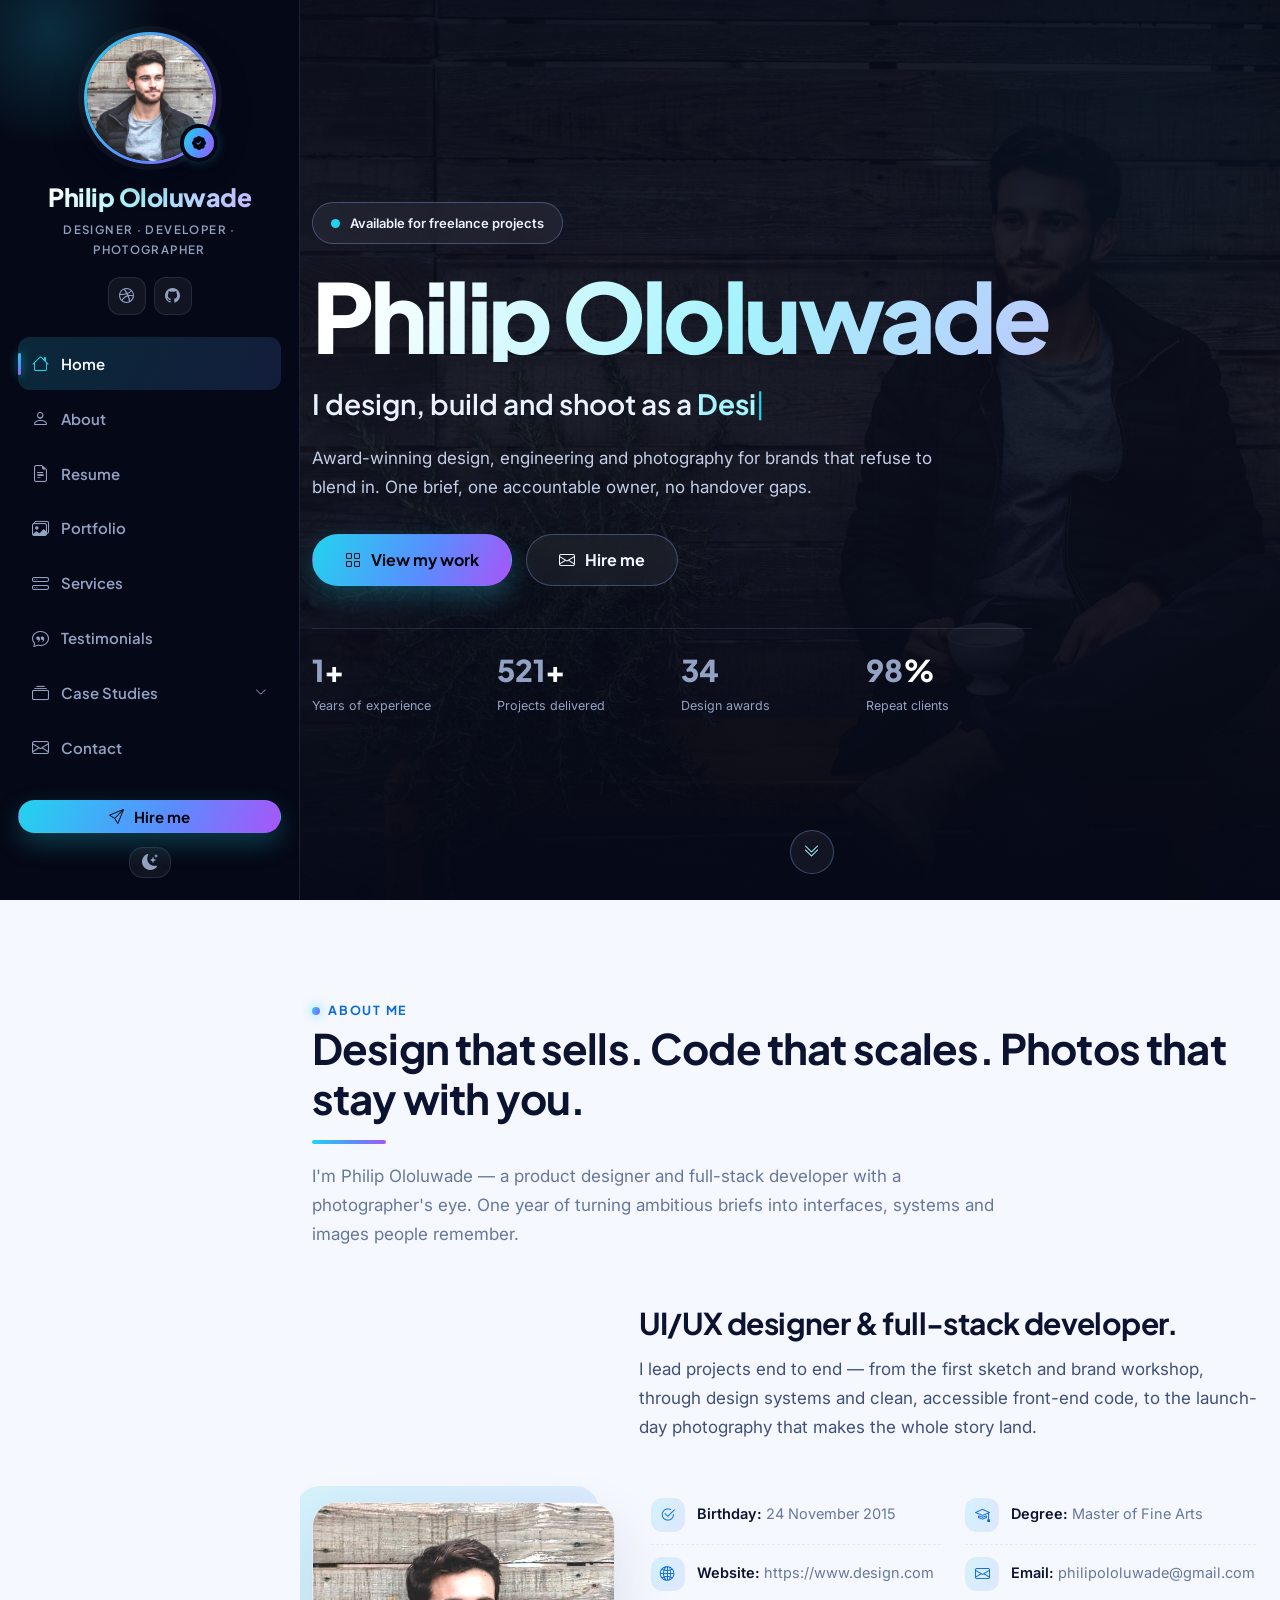
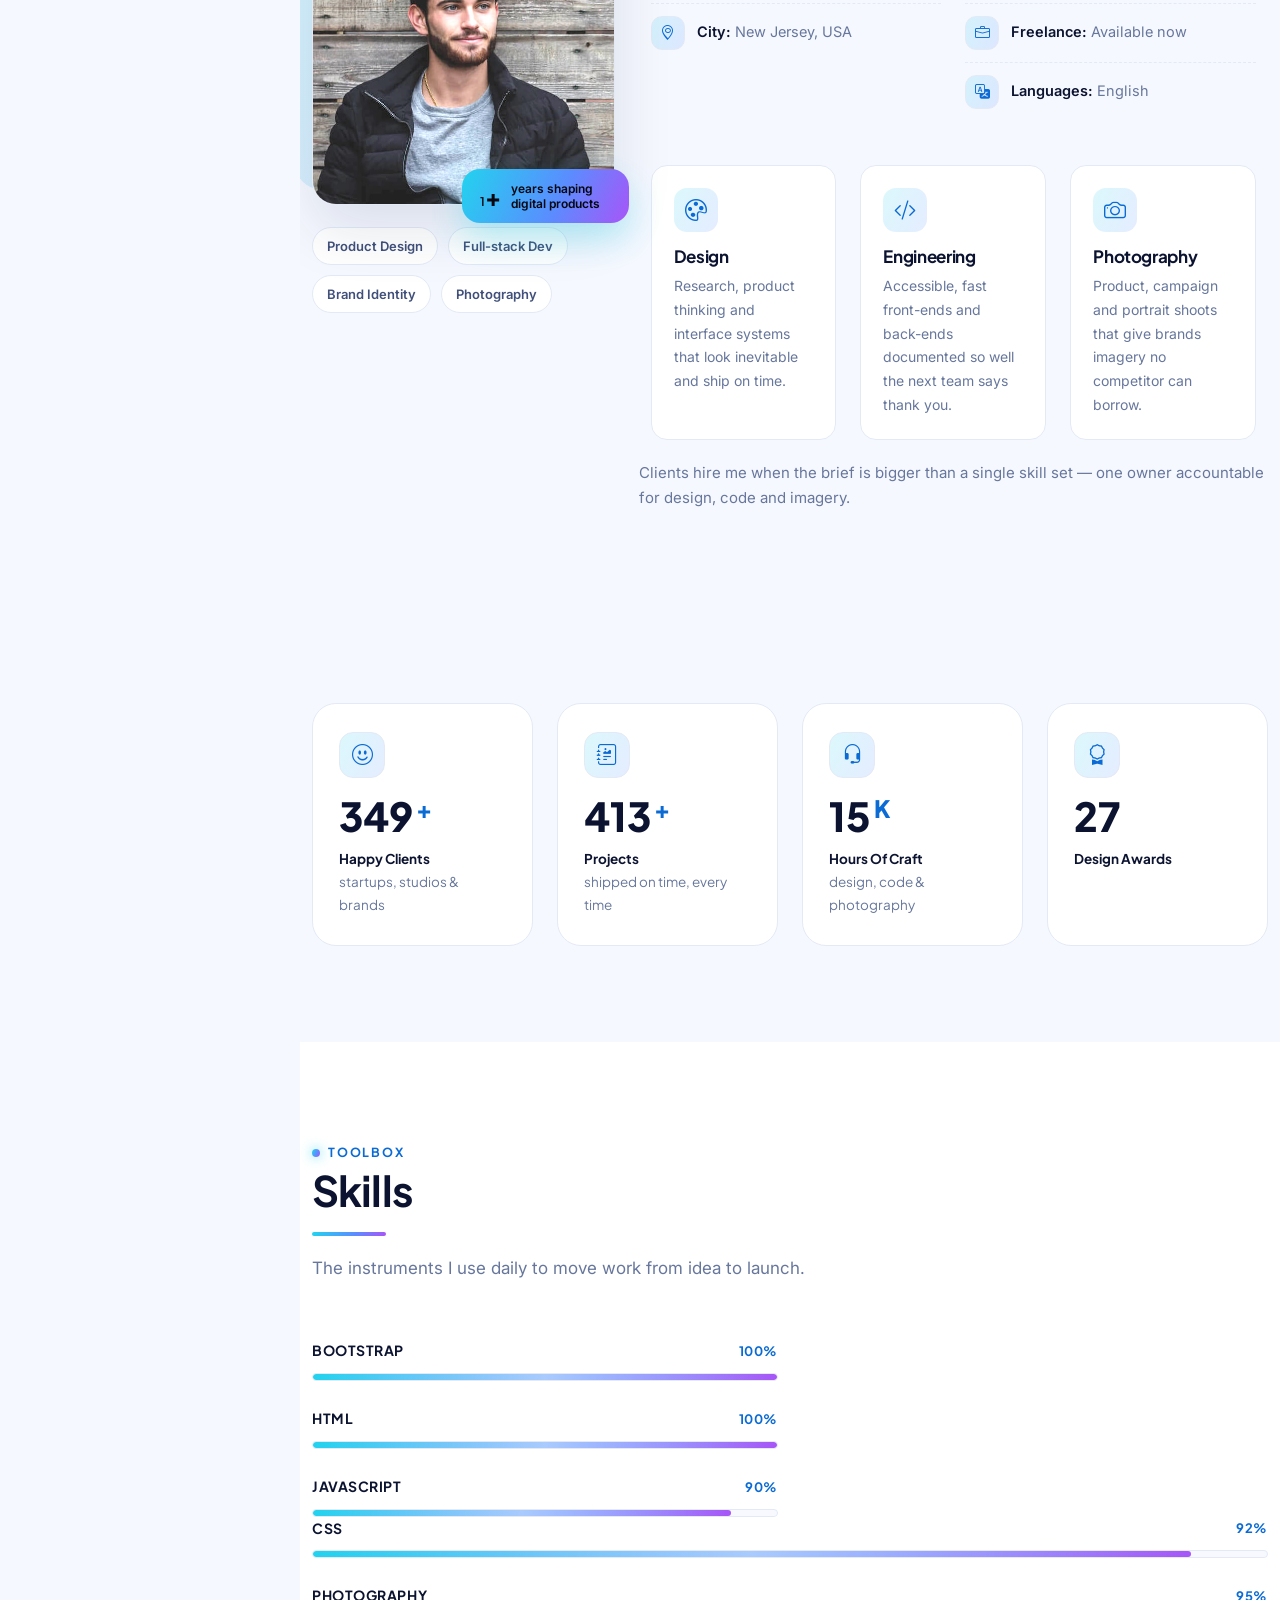
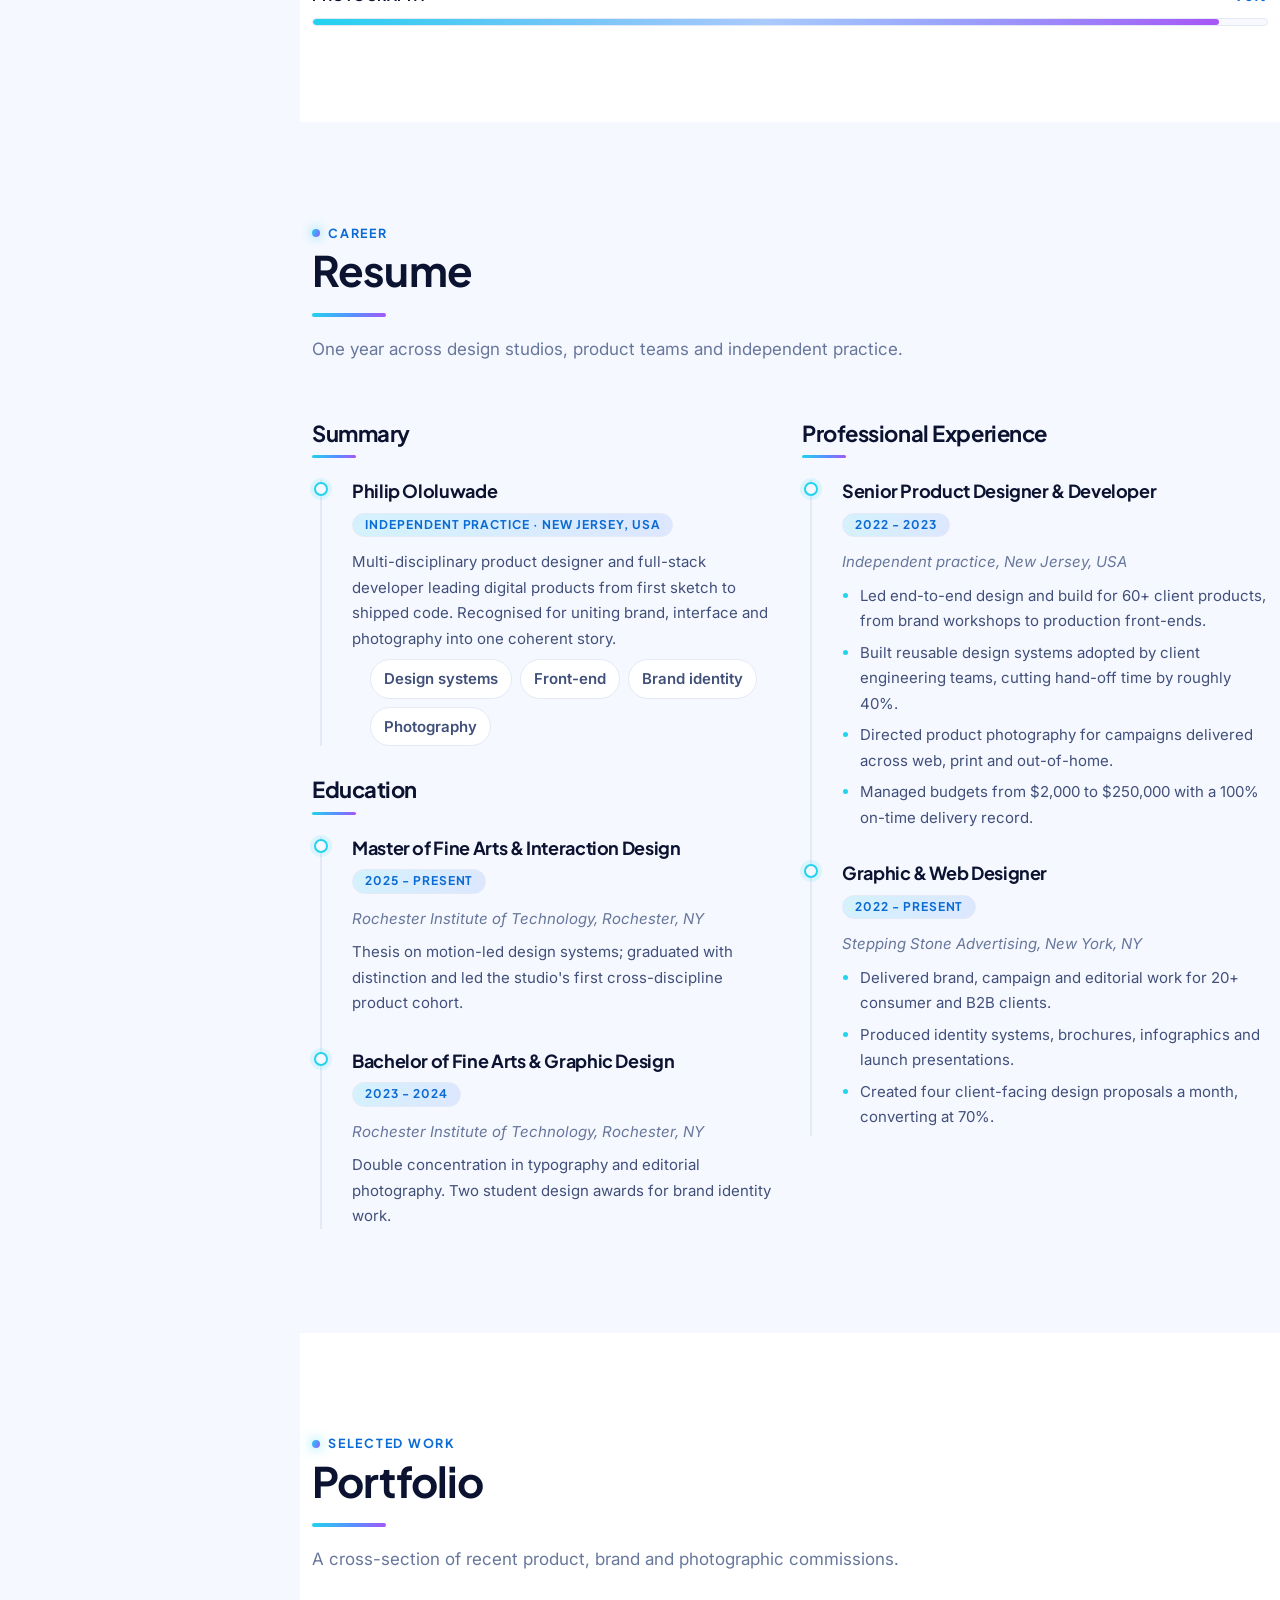
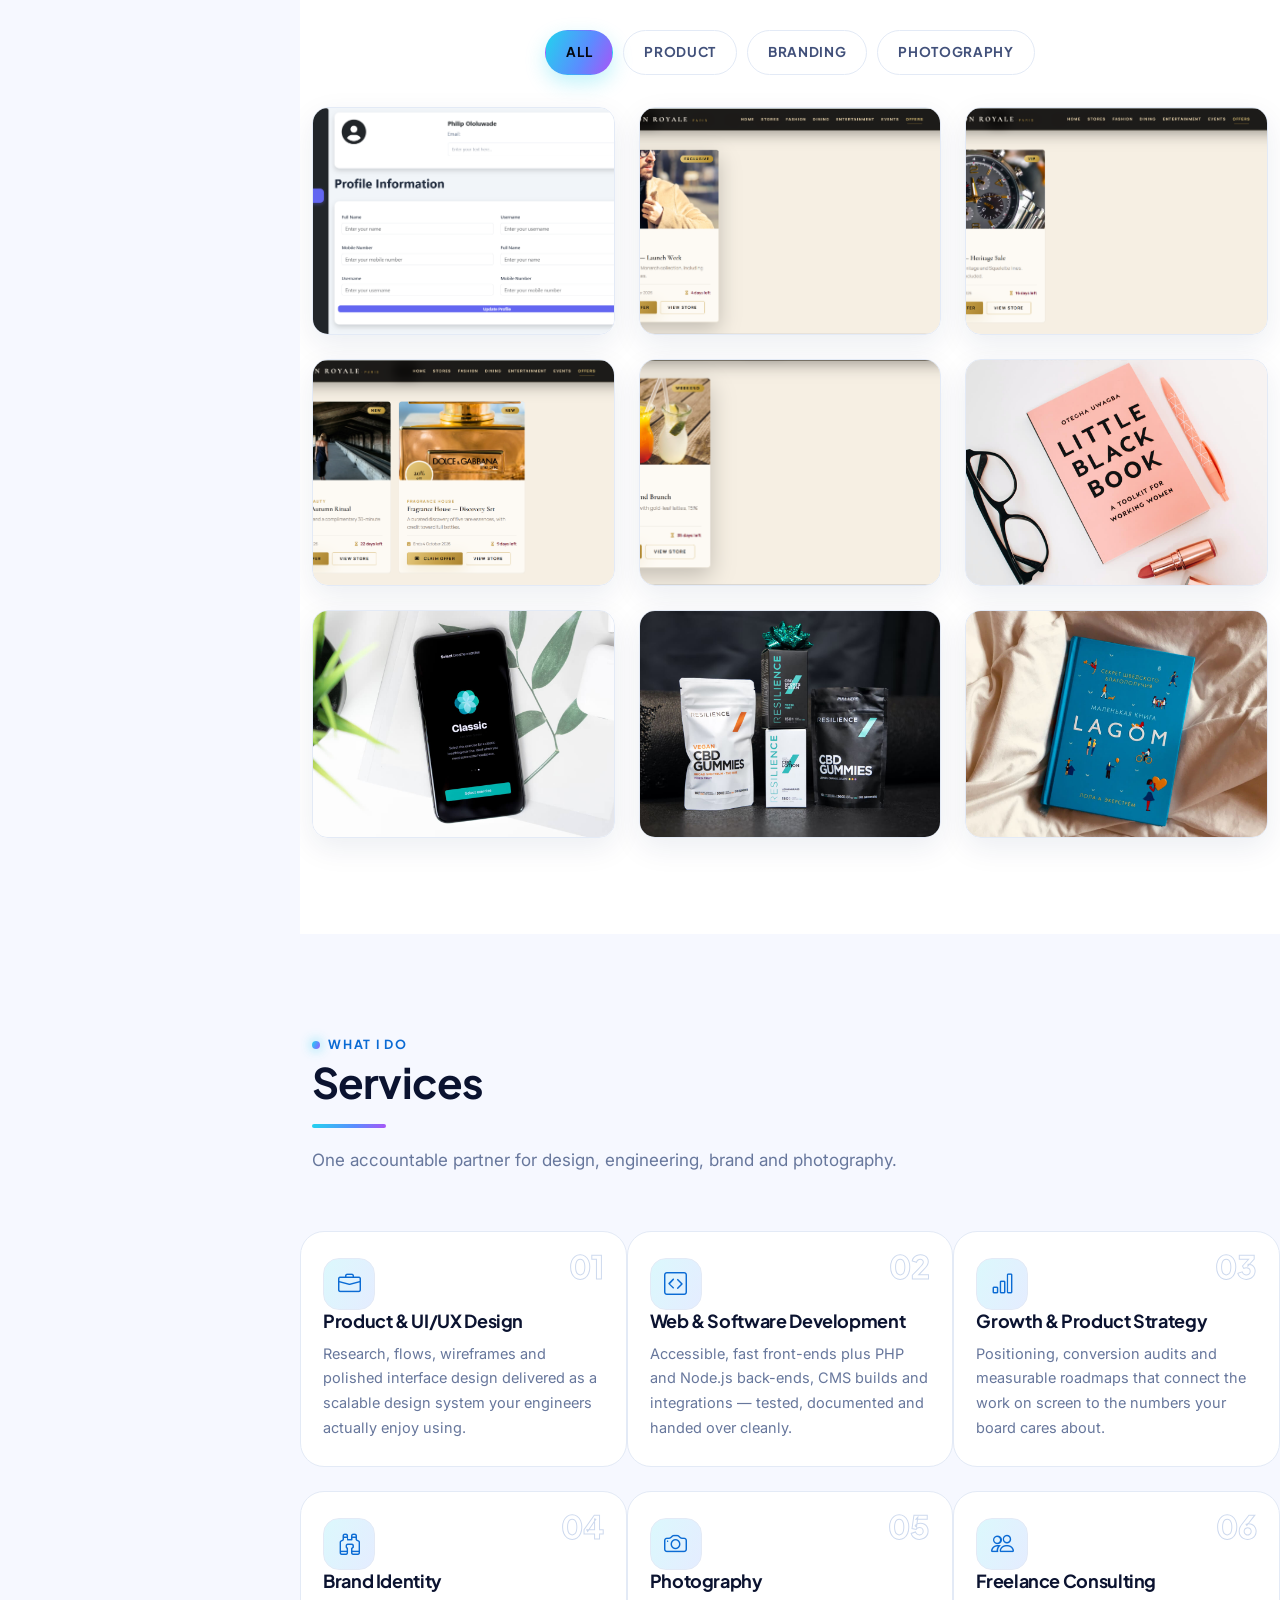
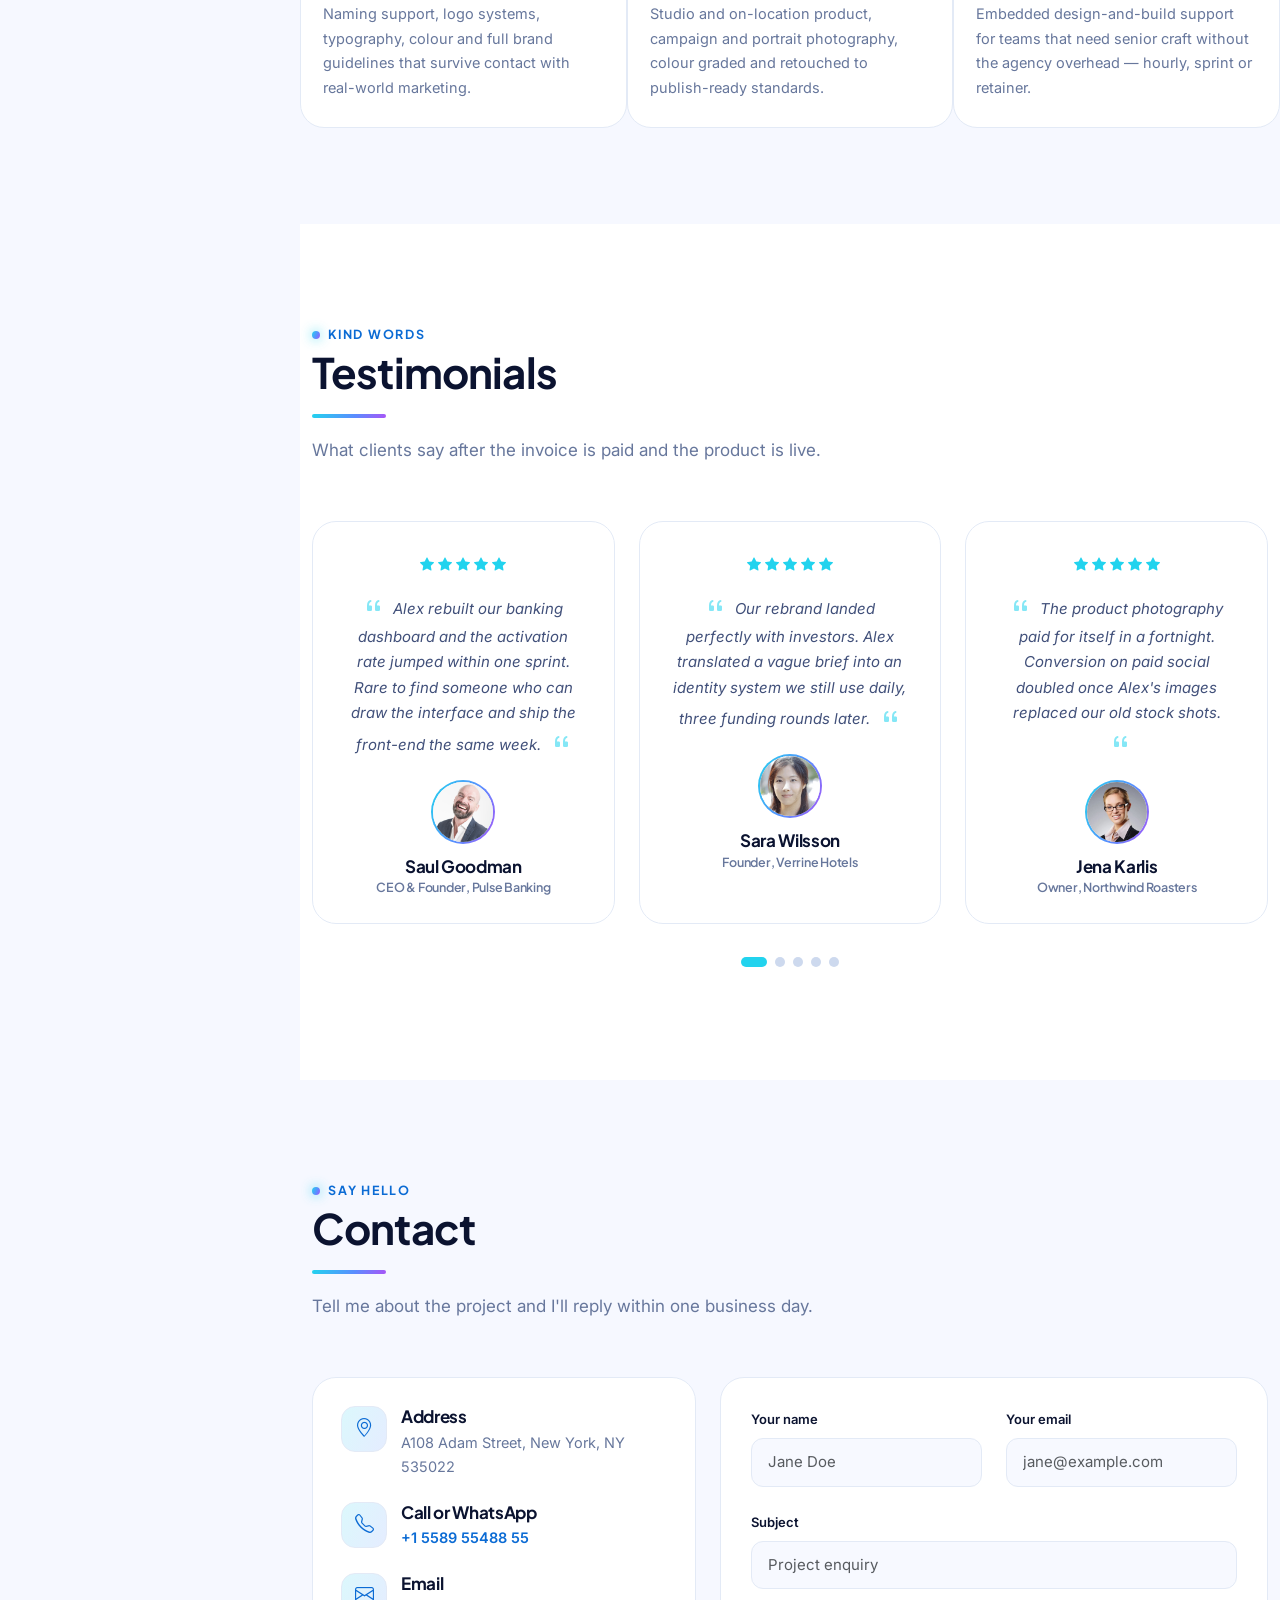
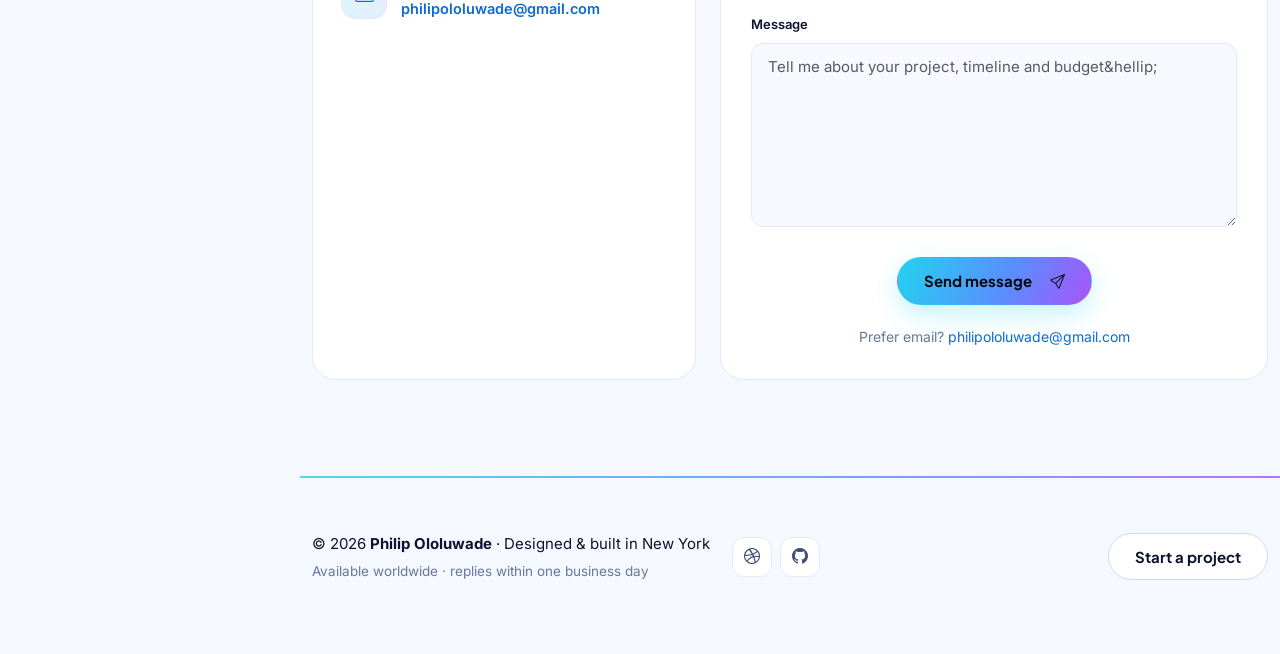
<file: index.html>
<!DOCTYPE html>
<html lang="en">
<head>
  <meta charset="utf-8">
  <meta name="viewport" content="width=device-width, initial-scale=1.0">

  <title>Philip Ololuwade | Designer, Developer, Freelancer &amp; Photographer</title>
  <meta name="description" content="Philip Ololuwade is an award-winning product designer, full-stack developer, freelancer and photographer in New York. One accountable partner from the first sketch to shipped code, plus the photography that makes the launch land.">
  <meta name="keywords" content="Philip Ololuwade, product designer, web developer, full-stack developer, freelance designer, photographer, UI UX designer, branding, portfolio">
  <meta name="author" content="Philip Ololuwade">
  <meta name="robots" content="index, follow">
  <link rel="canonical" href="https://philipololuwade.design/">
  <meta name="theme-color" content="#050816">

  <!-- Open Graph / Social -->
  <meta property="og:type" content="website">
  <meta property="og:site_name" content="Philip Ololuwade">
  <meta property="og:title" content="Philip Ololuwade | Designer, Developer, Freelancer &amp; Photographer">
  <meta property="og:description" content="Award-winning design, engineering and photography for brands that refuse to blend in.">
  <meta property="og:url" content="https://philipololuwade.design/">
  <meta property="og:image" content="https://philipololuwade.design/assets/img/my-profile-img.jpg">
  <meta name="twitter:card" content="summary_large_image">
  <meta name="twitter:title" content="Philip Ololuwade | Designer, Developer, Freelancer &amp; Photographer">
  <meta name="twitter:description" content="Award-winning design, engineering and photography for brands that refuse to blend in.">
  <meta name="twitter:image" content="https://philipololuwade.design/assets/img/my-profile-img.jpg">

  <!-- Favicons -->
  <link href="assets/img/favicon.png" rel="icon">
  <link href="assets/img/apple-touch-icon.png" rel="apple-touch-icon">

  <!-- Fonts -->
  <link href="https://fonts.googleapis.com" rel="preconnect">
  <link href="https://fonts.gstatic.com" rel="preconnect" crossorigin>
  <link href="https://fonts.googleapis.com/css2?family=Inter:wght@400;500;600&family=Plus+Jakarta+Sans:wght@500;600;700;800&display=swap" rel="stylesheet">

  <!-- Vendor CSS Files -->
  <link href="assets/vendor/bootstrap/css/bootstrap.min.css" rel="stylesheet">
  <link href="assets/vendor/bootstrap-icons/bootstrap-icons.css" rel="stylesheet">
  <link href="assets/vendor/aos/aos.css" rel="stylesheet">
  <link href="assets/vendor/glightbox/css/glightbox.min.css" rel="stylesheet">
  <link href="assets/vendor/swiper/swiper-bundle.min.css" rel="stylesheet">

  <!-- Main CSS File -->
  <link href="assets/css/main.css" rel="stylesheet">

  <!-- =======================================================
  * Template Name: iPortfolio
  * Template URL: https://bootstrapmade.com/iportfolio-bootstrap-portfolio-websites-template/
  * Author: BootstrapMade.com
  * License: https://bootstrapmade.com/license/
  * Personalised for Alex Smith with a custom Aurora design system.
  ======================================================== -->

  <!-- Theme bootstrap: apply the stored theme before the first paint -->
  <script>
    (function () {
      try {
        var stored = window.localStorage.getItem('as-theme');
        var theme = (stored === 'light' || stored === 'dark') ? stored
          : (window.matchMedia && window.matchMedia('(prefers-color-scheme: light)').matches ? 'light' : 'dark');
        document.documentElement.setAttribute('data-theme', theme);
      } catch (error) {
        document.documentElement.setAttribute('data-theme', 'dark');
      }
    }());
  </script>
  <noscript><style>[data-aos]{opacity:1 !important;transform:none !important}</style></noscript>
</head>

<body class="index-page">

  <!-- Preloader -->
  <div id="preloader" aria-hidden="true"><span class="preloader-ring"></span></div>

  <!-- Scroll progress indicator -->
 <div class="scroll-progress" aria-hidden="true"><span></span></div>

  <!-- Mobile drawer backdrop -->
  <div class="header-backdrop" hidden></div>

  <!-- ======= Header / Sidebar ======= -->
  <header id="header" class="header dark-background d-flex flex-column">
    <button type="button" class="header-toggle d-xl-none" aria-controls="navmenu" aria-expanded="false" aria-label="Open navigation menu">
      <i class="bi bi-list" aria-hidden="true"></i>
    </button>

    <div class="profile-img">
      <img src="assets/img/my-profile-img.jpg" alt="Portrait of Philip Ololuwade" class="img-fluid rounded-circle" width="160" height="160">
      <span class="profile-badge" title="Available for freelance work"><i class="bi bi-patch-check-fill" aria-hidden="true"></i></span>
    </div>

    <a href="#hero" class="logo d-flex align-items-center justify-content-center">
      <h1 class="sitename">Philip Ololuwade</h1>
    </a>
    <p class="profile-role text-center">Designer &middot; Developer &middot; Photographer</p>

    <div class="social-links text-center">
        <!-- <a href="https://x.com/" class="twitter" target="_blank" rel="noopener" aria-label="Philip Ololuwade on X"><i class="bi bi-twitter-x" aria-hidden="true"></i></a> -->
      <a href="https://dribbble.com/philipololuwade" class="dribbble" target="_blank" rel="noopener" aria-label="Philip Ololuwade on Dribbble"><i class="bi bi-dribbble" aria-hidden="true"></i></a>
      <!-- <a href="https://instagram.com/" class="instagram" target="_blank" rel="noopener" aria-label="Philip Ololuwade on Instagram"><i class="bi bi-instagram" aria-hidden="true"></i></a> -->
      <a href="https://github.com/sonic20101iwin" class="github" target="_blank" rel="noopener" aria-label="Philip Ololuwade on GitHub"><i class="bi bi-github" aria-hidden="true"></i></a>
      <!-- <a href="https://linkedin.com/" class="linkedin" target="_blank" rel="noopener" aria-label="Philip Ololuwade on LinkedIn"><i class="bi bi-linkedin" aria-hidden="true"></i></a> -->
    </div>

    <nav id="navmenu" class="navmenu" aria-label="Primary">
      <ul>
        <li><a href="#hero" class="active"><i class="bi bi-house navicon" aria-hidden="true"></i>Home</a></li>
        <li><a href="#about"><i class="bi bi-person navicon" aria-hidden="true"></i>About</a></li>
        <li><a href="#resume"><i class="bi bi-file-earmark-text navicon" aria-hidden="true"></i>Resume</a></li>
        <li><a href="#portfolio"><i class="bi bi-images navicon" aria-hidden="true"></i>Portfolio</a></li>
        <li><a href="#services"><i class="bi bi-hdd-stack navicon" aria-hidden="true"></i>Services</a></li>
        <li><a href="#testimonials"><i class="bi bi-chat-quote navicon" aria-hidden="true"></i>Testimonials</a></li>
        <li class="dropdown">
          <a href="#portfolio" role="button" aria-haspopup="true" aria-expanded="false" aria-controls="nav-pages">
            <i class="bi bi-collection navicon" aria-hidden="true"></i> <span>Case Studies</span>
            <i class="bi bi-chevron-down toggle-dropdown" aria-hidden="true"></i>
          </a>
          <ul id="nav-pages">
            <li><a href="portfolio-details.html">Pulse Banking case study</a></li>
            <li><a href="service-details.html">Services in depth</a></li>
            <li><a href="starter-page.html">How I work</a></li>
          </ul>
        </li>
        <li><a href="#contact"><i class="bi bi-envelope navicon" aria-hidden="true"></i>Contact</a></li>
      </ul>
    </nav>

    <a href="#contact" class="btn-grad sidebar-cta"><i class="bi bi-send" aria-hidden="true"></i> Hire me</a>

    <button type="button" class="theme-toggle" aria-pressed="false" aria-label="Switch to light theme">
      <i class="bi bi-sun-fill icon-sun" aria-hidden="true"></i>
      <i class="bi bi-moon-stars-fill icon-moon" aria-hidden="true"></i>
    </button>
  </header><!-- End Header -->

  <main class="main">

    <!-- ======= Hero Section ======= -->
    <section id="hero" class="hero section dark-background">
      <div class="hero-bg" aria-hidden="true">
        <img src="assets/img/hero-bg.jpg" alt="" fetchpriority="high" decoding="async">
        <span class="hero-glow"></span>
        <span class="hero-grid"></span>
      </div>

      <div class="container hero-inner" data-aos="fade-up" data-aos-delay="100">
        <p class="hero-eyebrow"><span class="pulse-dot"></span> Available for freelance projects</p>
        <h2 class="hero-title">Philip Ololuwade</h2>
        <p class="hero-roles">I design, build and shoot as a <span class="typed" data-typed-items="Designer,Developer,Freelancer,Photographer">Designer</span></p>
        <p class="hero-tagline">Award-winning design, engineering and photography for brands that refuse to blend in. One brief, one accountable owner, no handover gaps.</p>
        <div class="hero-actions">
          <a href="#portfolio" class="btn-grad btn-lg"><i class="bi bi-grid" aria-hidden="true"></i> View my work</a>
          <a href="#contact" class="btn-ghost btn-lg"><i class="bi bi-envelope" aria-hidden="true"></i> Hire me</a>
        </div>
        <ul class="hero-quickfacts" aria-label="Quick facts">
          <li><strong><span data-purecounter-start="0" data-purecounter-end="1" data-purecounter-duration="1.6" class="purecounter">1</span>+</strong><span>Years of experience</span></li>
          <li><strong><span data-purecounter-start="0" data-purecounter-end="521" data-purecounter-duration="1.6" class="purecounter">521</span>+</strong><span>Projects delivered</span></li>
          <li><strong><span data-purecounter-start="0" data-purecounter-end="34" data-purecounter-duration="1.6" class="purecounter">34</span></strong><span>Design awards</span></li>
          <li><strong><span data-purecounter-start="0" data-purecounter-end="98" data-purecounter-duration="1.6" class="purecounter">98</span>%</strong><span>Repeat clients</span></li>
        </ul>
      </div>

      <a href="#about" class="hero-scroll" aria-label="Scroll to the About section"><i class="bi bi-chevron-double-down" aria-hidden="true"></i></a>
    </section><!-- End Hero Section -->

    <!-- ======= About Section ======= -->
    <section id="about" class="about section">

      <div class="container section-title" data-aos="fade-up">
        <p class="eyebrow"><span class="eyebrow-dot" aria-hidden="true"></span>About me</p>
        <h2>Design that sells. Code that scales. Photos that stay with you.</h2>
        <p class="section-lede">I'm Philip Ololuwade &mdash; a product designer and full-stack developer with a photographer's eye. One year of turning ambitious briefs into interfaces, systems and images people remember.</p>
      </div>

      <div class="container" data-aos="fade-up" data-aos-delay="100">
        <div class="row gy-4 align-items-center">

          <div class="col-lg-4 about-portrait-col">
            <figure class="about-portrait">
              <img src="assets/img/my-profile-img.jpg" class="img-fluid" alt="Philip Ololuwade, product designer and photographer" width="640" height="640" loading="lazy" decoding="async">
              <figcaption class="about-badge"><strong><span data-purecounter-start="0" data-purecounter-end="1" data-purecounter-duration="1.4" class="purecounter">1</span>+</strong><span>years shaping digital products</span></figcaption>
            </figure>
            <ul class="about-chips" aria-label="Disciplines">
              <li class="chip">Product Design</li>
              <li class="chip">Full-stack Dev</li>
              <li class="chip">Brand Identity</li>
              <li class="chip">Photography</li>
            </ul>
          </div>

          <div class="col-lg-8 content">
            <h3 class="about-title">UI/UX designer &amp; full-stack developer.</h3>
            <p class="about-lead">I lead projects end to end &mdash; from the first sketch and brand workshop, through design systems and clean, accessible front-end code, to the launch-day photography that makes the whole story land.</p>

            <div class="row gy-3 about-facts">
              <div class="col-md-6">
                <ul>
                  <li class="fact"><i class="bi bi-check2-circle fact-ico" aria-hidden="true"></i><span><strong>Birthday:</strong> 24 November 2015</span></li>
                  <li class="fact"><i class="bi bi-globe2 fact-ico" aria-hidden="true"></i><span><strong>Website:</strong> https://www.design.com</span></li>
                  <li class="fact"><i class="bi bi-geo-alt fact-ico" aria-hidden="true"></i><span><strong>City:</strong> New Jersey, USA</span></li>
                </ul>
              </div>
              <div class="col-md-6">
                <ul>
                  <li class="fact"><i class="bi bi-mortarboard fact-ico" aria-hidden="true"></i><span><strong>Degree:</strong> Master of Fine Arts</span></li>
                  <li class="fact"><i class="bi bi-envelope fact-ico" aria-hidden="true"></i><span><strong>Email:</strong> philipololuwade@gmail.com</span></li>
                  <li class="fact"><i class="bi bi-briefcase fact-ico" aria-hidden="true"></i><span><strong>Freelance:</strong> Available now</span></li>
                  <li class="fact"><i class="bi bi-translate fact-ico" aria-hidden="true"></i><span><strong>Languages:</strong> English</span></li>
                </ul>
              </div>
            </div>

            <div class="row gy-3 about-columns">
              <div class="col-md-4">
                <article class="about-card">
                  <i class="bi bi-palette" aria-hidden="true"></i>
                  <h4>Design</h4>
                  <p>Research, product thinking and interface systems that look inevitable and ship on time.</p>
                </article>
              </div>
              <div class="col-md-4">
                <article class="about-card">
                  <i class="bi bi-code-slash" aria-hidden="true"></i>
                  <h4>Engineering</h4>
                  <p>Accessible, fast front-ends and back-ends documented so well the next team says thank you.</p>
                </article>
              </div>
              <div class="col-md-4">
                <article class="about-card">
                  <i class="bi bi-camera" aria-hidden="true"></i>
                  <h4>Photography</h4>
                  <p>Product, campaign and portrait shoots that give brands imagery no competitor can borrow.</p>
                </article>
              </div>
            </div>

            <p class="about-note">Clients hire me when the brief is bigger than a single skill set &mdash; one owner accountable for design, code and imagery.</p>
          </div>

        </div>
      </div>
    </section><!-- End About Section -->

    <!-- ======= Stats Section ======= -->
    <section id="stats" class="stats section">
      <div class="container" data-aos="fade-up" data-aos-delay="100">
        <div class="row gy-4">
          <div class="col-lg-3 col-md-6">
            <div class="stats-item">
              <span class="stat-icon"><i class="bi bi-emoji-smile" aria-hidden="true"></i></span>
              <span class="stat-num"><span data-purecounter-start="0" data-purecounter-end="418" data-purecounter-duration="1.4" class="purecounter">0</span><span class="stat-plus">+</span></span>
              <p><strong>Happy Clients</strong> <span>startups, studios &amp; brands</span></p>
            </div>
          </div>
          <div class="col-lg-3 col-md-6">
            <div class="stats-item">
              <span class="stat-icon"><i class="bi bi-journal-richtext" aria-hidden="true"></i></span>
              <span class="stat-num"><span data-purecounter-start="0" data-purecounter-end="521" data-purecounter-duration="1.4" class="purecounter">0</span><span class="stat-plus">+</span></span>
              <p><strong>Projects</strong> <span>shipped on time, every time</span></p>
            </div>
          </div>
          <div class="col-lg-3 col-md-6">
            <div class="stats-item">
              <span class="stat-icon"><i class="bi bi-headset" aria-hidden="true"></i></span>
              <span class="stat-num"><span data-purecounter-start="0" data-purecounter-end="19" data-purecounter-duration="1.4" class="purecounter">0</span><span class="stat-plus">K</span></span>
              <p><strong>Hours Of Craft</strong> <span>design, code &amp; photography</span></p>
            </div>
          </div>
          <div class="col-lg-3 col-md-6">
            <div class="stats-item">
              <span class="stat-icon"><i class="bi bi-award" aria-hidden="true"></i></span>
              <span class="stat-num"><span data-purecounter-start="0" data-purecounter-end="34" data-purecounter-duration="1.4" class="purecounter">0</span><span class="stat-plus"></span></span>
              <p><strong>Design Awards</strong></p>
            </div>
          </div>
        </div>
      </div>
    </section><!-- End Stats Section -->

    <!-- ======= Skills Section ======= -->
    <section id="skills" class="skills section light-background">

      <div class="container section-title" data-aos="fade-up">
        <p class="eyebrow"><span class="eyebrow-dot" aria-hidden="true"></span>Toolbox</p>
        <h2>Skills</h2>
        <p class="section-lede">The instruments I use daily to move work from idea to launch.</p>
      </div>

      <div class="container" data-aos="fade-up" data-aos-delay="100">
        <div class="row skills-content skills-animation">

          <div class="col-lg-6">
            <div class="progress">
              <span class="skill"><span>Bootstrap</span> <i class="val">100%</i></span>
              <div class="progress-bar-wrap"><div class="progress-bar" role="progressbar" aria-valuenow="100" aria-valuemin="0" aria-valuemax="100"></div></div>
            </div>
            <div class="progress">
              <span class="skill"><span>HTML</span> <i class="val">100%</i></span>
              <div class="progress-bar-wrap"><div class="progress-bar" role="progressbar" aria-valuenow="100" aria-valuemin="0" aria-valuemax="100"></div></div>
            </div>
            <div class="progress">
              <span class="skill"><span>JavaScript</span> <i class="val">90%</i></span>
              <div class="progress-bar-wrap"><div class="progress-bar" role="progressbar" aria-valuenow="90" aria-valuemin="0" aria-valuemax="100"></div></div>
            </div>
          </div>

          
            <div class="progress">
              <span class="skill"><span>CSS</span> <i class="val">92%</i></span>
              <div class="progress-bar-wrap"><div class="progress-bar" role="progressbar" aria-valuenow="92" aria-valuemin="0" aria-valuemax="100"></div></div>
            </div>
            <div class="progress">
              <span class="skill"><span>Photography</span> <i class="val">95%</i></span>
              <div class="progress-bar-wrap"><div class="progress-bar" role="progressbar" aria-valuenow="95" aria-valuemin="0" aria-valuemax="100"></div></div>
            </div>
          </div>

        </div>
      </div>
    </section><!-- End Skills Section -->

    <!-- ======= Resume Section ======= -->
    <section id="resume" class="resume section">

      <div class="container section-title" data-aos="fade-up">
        <p class="eyebrow"><span class="eyebrow-dot" aria-hidden="true"></span>Career</p>
        <h2>Resume</h2>
        <p class="section-lede">One year across design studios, product teams and independent practice.</p>
      </div>

      <div class="container">
        <div class="row">

          <div class="col-lg-6" data-aos="fade-up" data-aos-delay="100">
            <h3 class="resume-title">Summary</h3>
            <div class="resume-item pb-0">
              <h4>Philip Ololuwade</h4>
              <h5>Independent practice &middot; New Jersey, USA</h5>
              <p class="resume-summary">Multi-disciplinary product designer and full-stack developer leading digital products from first sketch to shipped code. Recognised for uniting brand, interface and photography into one coherent story.</p>
              <ul class="resume-tags">
                <li>Design systems</li><li>Front-end</li><li>Brand identity</li><li>Photography</li>
              </ul>
            </div>

            <h3 class="resume-title">Education</h3>
            <div class="resume-item">
              <h4>Master of Fine Arts &amp; Interaction Design</h4>
              <h5>2025 - Present</h5>
              <p><em>Rochester Institute of Technology, Rochester, NY</em></p>
              <p>Thesis on motion-led design systems; graduated with distinction and led the studio's first cross-discipline product cohort.</p>
            </div>
            <div class="resume-item">
              <h4>Bachelor of Fine Arts &amp; Graphic Design</h4>
              <h5>2023 - 2024</h5>
              <p><em>Rochester Institute of Technology, Rochester, NY</em></p>
              <p>Double concentration in typography and editorial photography. Two student design awards for brand identity work.</p>
            </div>
          </div>

          <div class="col-lg-6" data-aos="fade-up" data-aos-delay="200">
            <h3 class="resume-title">Professional Experience</h3>
            <div class="resume-item">
              <h4>Senior Product Designer &amp; Developer</h4>
              <h5>2022 - 2023</h5>
              <p><em>Independent practice, New Jersey, USA</em></p>
              <ul>
                <li>Led end-to-end design and build for 60+ client products, from brand workshops to production front-ends.</li>
                <li>Built reusable design systems adopted by client engineering teams, cutting hand-off time by roughly 40%.</li>
                <li>Directed product photography for campaigns delivered across web, print and out-of-home.</li>
                <li>Managed budgets from $2,000 to $250,000 with a 100% on-time delivery record.</li>
              </ul>
            </div>
           
            <div class="resume-item">
              <h4>Graphic &amp; Web Designer</h4>
              <h5>2022 - Present</h5>
              <p><em>Stepping Stone Advertising, New York, NY</em></p>
              <ul>
                <li>Delivered brand, campaign and editorial work for 20+ consumer and B2B clients.</li>
                <li>Produced identity systems, brochures, infographics and launch presentations.</li>
                <li>Created four client-facing design proposals a month, converting at 70%.</li>
              </ul>
            </div>
          </div>

        </div>
      </div>
    </section><!-- End Resume Section -->

    <!-- ======= Portfolio Section ======= -->
    <section id="portfolio" class="portfolio section light-background">

      <div class="container section-title" data-aos="fade-up">
        <p class="eyebrow"><span class="eyebrow-dot" aria-hidden="true"></span>Selected work</p>
        <h2>Portfolio</h2>
        <p class="section-lede">A cross-section of recent product, brand and photographic commissions.</p>
      </div>

      <div class="container">

        <div class="isotope-layout" data-default-filter="*" data-layout="masonry" data-sort="original-order">

          <ul class="portfolio-filters isotope-filters" data-aos="fade-up" data-aos-delay="100">
            <li data-filter="*" class="filter-active" role="button" tabindex="0" aria-pressed="true">All</li>
            <li data-filter=".filter-app" role="button" tabindex="0" aria-pressed="false">Product</li>
            <li data-filter=".filter-branding" role="button" tabindex="0" aria-pressed="false">Branding</li>
            <li data-filter=".filter-photography" role="button" tabindex="0" aria-pressed="false">Photography</li>
          </ul>

          <div class="row gy-4 isotope-container" data-aos="fade-up" data-aos-delay="200">

            <div class="col-lg-4 col-md-6 portfolio-item isotope-item filter-app">
              <article class="portfolio-content h-100">
                <img src="assets/img/portfolio/first.png" class="img-fluid" alt="Pulse banking dashboard interface design" width="800" height="600" loading="lazy" decoding="async">
                <div class="portfolio-info">
                  <span class="portfolio-tag">Product</span>
                  <h4>Pulse Banking</h4>
                  <p>Fintech dashboard &amp; design system</p>
                  <div class="portfolio-actions">
                    <a href="assets/img/portfolio/first.png" class="glightbox preview-link" data-gallery="portfolio-gallery" title="Pulse Banking - fintech dashboard and design system" aria-label="Open Pulse Banking preview"><i class="bi bi-arrows-angle-expand" aria-hidden="true"></i></a>
                    <a href="portfolio-details.html" class="details-link" title="Read the Pulse Banking case study" aria-label="Read more about Pulse Banking"><i class="bi bi-arrow-up-right" aria-hidden="true"></i></a>
                  </div>
                </div>
              </article>
            </div>

            <div class="col-lg-4 col-md-6 portfolio-item isotope-item filter-branding">
              <article class="portfolio-content h-100">
                <img src="assets/img/portfolio/second.png" class="img-fluid" alt="Northwind coffee brand identity and packaging" width="800" height="600" loading="lazy" decoding="async">
                <div class="portfolio-info">
                  <span class="portfolio-tag">Branding</span>
                  <h4>Northwind Roasters</h4>
                  <p>Brand identity &amp; packaging</p>
                  <div class="portfolio-actions">
                    <a href="assets/img/portfolio/second.png" class="glightbox preview-link" data-gallery="portfolio-gallery" title="Northwind Roasters - brand identity and packaging" aria-label="Open Northwind Roasters preview"><i class="bi bi-arrows-angle-expand" aria-hidden="true"></i></a>
                    <a href="portfolio-details.html" class="details-link" title="Read the Northwind Roasters case study" aria-label="Read more about Northwind Roasters"><i class="bi bi-arrow-up-right" aria-hidden="true"></i></a>
                  </div>
                </div>
              </article>
            </div>

            <div class="col-lg-4 col-md-6 portfolio-item isotope-item filter-photography">
              <article class="portfolio-content h-100">
                <img src="assets/img/portfolio/third.png" class="img-fluid" alt="Studio product photography for the Atlas collection" width="800" height="600" loading="lazy" decoding="async">
                <div class="portfolio-info">
                  <span class="portfolio-tag">Photography</span>
                  <h4>Atlas Studio Session</h4>
                  <p>Editorial product photography</p>
                  <div class="portfolio-actions">
                    <a href="assets/img/portfolio/third.png" class="glightbox preview-link" data-gallery="portfolio-gallery" title="Atlas Studio Session - editorial product photography" aria-label="Open Atlas Studio Session preview"><i class="bi bi-arrows-angle-expand" aria-hidden="true"></i></a>
                    <a href="portfolio-details.html" class="details-link" title="Read the Atlas Studio Session case study" aria-label="Read more about Atlas Studio Session"><i class="bi bi-arrow-up-right" aria-hidden="true"></i></a>
                  </div>
                </div>
              </article>
            </div>

            <div class="col-lg-4 col-md-6 portfolio-item isotope-item filter-app">
              <article class="portfolio-content h-100">
                <img src="assets/img/portfolio/fourth.png" class="img-fluid" alt="Lumen analytics mobile application interface" width="800" height="600" loading="lazy" decoding="async">
                <div class="portfolio-info">
                  <span class="portfolio-tag">Product</span>
                  <h4>Lumen Analytics</h4>
                  <p>Mobile product design &amp; front-end</p>
                  <div class="portfolio-actions">
                    <a href="assets/img/portfolio/fourth.png" class="glightbox preview-link" data-gallery="portfolio-gallery" title="Lumen Analytics - mobile product design and front-end" aria-label="Open Lumen Analytics preview"><i class="bi bi-arrows-angle-expand" aria-hidden="true"></i></a>
                    <a href="portfolio-details.html" class="details-link" title="Read the Lumen Analytics case study" aria-label="Read more about Lumen Analytics"><i class="bi bi-arrow-up-right" aria-hidden="true"></i></a>
                  </div>
                </div>
              </article>
            </div>

            <div class="col-lg-4 col-md-6 portfolio-item isotope-item filter-branding">
              <article class="portfolio-content h-100">
                <img src="assets/img/portfolio/fifth.png" class="img-fluid" alt="Verrine hotels hospitality rebrand stationery" width="800" height="600" loading="lazy" decoding="async">
                <div class="portfolio-info">
                  <span class="portfolio-tag">Branding</span>
                  <h4>Verrine Hotels</h4>
                  <p>Hospitality rebrand</p>
                  <div class="portfolio-actions">
                    <a href="assets/img/portfolio/fifth.png" class="glightbox preview-link" data-gallery="portfolio-gallery" title="Verrine Hotels - hospitality rebrand" aria-label="Open Verrine Hotels preview"><i class="bi bi-arrows-angle-expand" aria-hidden="true"></i></a>
                    <a href="portfolio-details.html" class="details-link" title="Read the Verrine Hotels case study" aria-label="Read more about Verrine Hotels"><i class="bi bi-arrow-up-right" aria-hidden="true"></i></a>
                  </div>
                </div>
              </article>
            </div>

            <div class="col-lg-4 col-md-6 portfolio-item isotope-item filter-photography">
              <article class="portfolio-content h-100">
                <img src="assets/img/portfolio/books-2.jpg" class="img-fluid" alt="Campaign photography set for the Meridian lookbook" width="800" height="600" loading="lazy" decoding="async">
                <div class="portfolio-info">
                  <span class="portfolio-tag">Photography</span>
                  <h4>Meridian Lookbook</h4>
                  <p>Campaign &amp; lookbook photography</p>
                  <div class="portfolio-actions">
                    <a href="assets/img/portfolio/books-2.jpg" class="glightbox preview-link" data-gallery="portfolio-gallery" title="Meridian Lookbook - campaign and lookbook photography" aria-label="Open Meridian Lookbook preview"><i class="bi bi-arrows-angle-expand" aria-hidden="true"></i></a>
                    <a href="portfolio-details.html" class="details-link" title="Read the Meridian Lookbook case study" aria-label="Read more about Meridian Lookbook"><i class="bi bi-arrow-up-right" aria-hidden="true"></i></a>
                  </div>
                </div>
              </article>
            </div>

            <div class="col-lg-4 col-md-6 portfolio-item isotope-item filter-app">
              <article class="portfolio-content h-100">
                <img src="assets/img/portfolio/app-3.jpg" class="img-fluid" alt="Tempo workspace collaboration application interface" width="800" height="600" loading="lazy" decoding="async">
                <div class="portfolio-info">
                  <span class="portfolio-tag">Product</span>
                  <h4>Tempo Workspace</h4>
                  <p>Collaboration app &amp; component library</p>
                  <div class="portfolio-actions">
                    <a href="assets/img/portfolio/app-3.jpg" class="glightbox preview-link" data-gallery="portfolio-gallery" title="Tempo Workspace - collaboration app and component library" aria-label="Open Tempo Workspace preview"><i class="bi bi-arrows-angle-expand" aria-hidden="true"></i></a>
                    <a href="portfolio-details.html" class="details-link" title="Read the Tempo Workspace case study" aria-label="Read more about Tempo Workspace"><i class="bi bi-arrow-up-right" aria-hidden="true"></i></a>
                  </div>
                </div>
              </article>
            </div>

            <div class="col-lg-4 col-md-6 portfolio-item isotope-item filter-branding">
              <article class="portfolio-content h-100">
                <img src="assets/img/portfolio/branding-3.jpg" class="img-fluid" alt="Halo skincare brand identity and retail packaging" width="800" height="600" loading="lazy" decoding="async">
                <div class="portfolio-info">
                  <span class="portfolio-tag">Branding</span>
                  <h4>Halo Skincare</h4>
                  <p>Identity, packaging &amp; art direction</p>
                  <div class="portfolio-actions">
                    <a href="assets/img/portfolio/branding-3.jpg" class="glightbox preview-link" data-gallery="portfolio-gallery" title="Halo Skincare - identity, packaging and art direction" aria-label="Open Halo Skincare preview"><i class="bi bi-arrows-angle-expand" aria-hidden="true"></i></a>
                    <a href="portfolio-details.html" class="details-link" title="Read the Halo Skincare case study" aria-label="Read more about Halo Skincare"><i class="bi bi-arrow-up-right" aria-hidden="true"></i></a>
                  </div>
                </div>
              </article>
            </div>

            <div class="col-lg-4 col-md-6 portfolio-item isotope-item filter-photography">
              <article class="portfolio-content h-100">
                <img src="assets/img/portfolio/books-3.jpg" class="img-fluid" alt="Ridgeline editorial photography series" width="800" height="600" loading="lazy" decoding="async">
                <div class="portfolio-info">
                  <span class="portfolio-tag">Photography</span>
                  <h4>Ridgeline Editorial</h4>
                  <p>Outdoor editorial series</p>
                  <div class="portfolio-actions">
                    <a href="assets/img/portfolio/books-3.jpg" class="glightbox preview-link" data-gallery="portfolio-gallery" title="Ridgeline Editorial - outdoor editorial photography" aria-label="Open Ridgeline Editorial preview"><i class="bi bi-arrows-angle-expand" aria-hidden="true"></i></a>
                    <a href="portfolio-details.html" class="details-link" title="Read the Ridgeline Editorial case study" aria-label="Read more about Ridgeline Editorial"><i class="bi bi-arrow-up-right" aria-hidden="true"></i></a>
                  </div>
                </div>
              </article>
            </div>

          </div><!-- End Isotope Container -->

        </div><!-- End Isotope Layout -->

      </div>

    </section><!-- End Portfolio Section -->

    <!-- ======= Services Section ======= -->
    <section id="services" class="services section">

      <div class="container section-title" data-aos="fade-up">
        <p class="eyebrow"><span class="eyebrow-dot" aria-hidden="true"></span>What I do</p>
        <h2>Services</h2>
        <p class="section-lede">One accountable partner for design, engineering, brand and photography.</p>
      </div>

      <div class="container">
        <div class="row gy-4">

          <div class="col-lg-4 col-md-6 service-item d-flex" data-aos="fade-up" data-aos-delay="100">
            <span class="service-num" aria-hidden="true">01</span>
            <div class="service-body">
              <div class="icon flex-shrink-0"><i class="bi bi-briefcase" aria-hidden="true"></i></div>
              <h4 class="title"><a href="service-details.html" class="stretched-link">Product &amp; UI/UX Design</a></h4>
              <p class="description">Research, flows, wireframes and polished interface design delivered as a scalable design system your engineers actually enjoy using.</p>
            </div>
          </div>

          <div class="col-lg-4 col-md-6 service-item d-flex" data-aos="fade-up" data-aos-delay="200">
            <span class="service-num" aria-hidden="true">02</span>
            <div class="service-body">
              <div class="icon flex-shrink-0"><i class="bi bi-code-square" aria-hidden="true"></i></div>
              <h4 class="title"><a href="service-details.html" class="stretched-link">Web &amp; Software Development</a></h4>
              <p class="description">Accessible, fast front-ends plus PHP and Node.js back-ends, CMS builds and integrations &mdash; tested, documented and handed over cleanly.</p>
            </div>
          </div>

          <div class="col-lg-4 col-md-6 service-item d-flex" data-aos="fade-up" data-aos-delay="300">
            <span class="service-num" aria-hidden="true">03</span>
            <div class="service-body">
              <div class="icon flex-shrink-0"><i class="bi bi-bar-chart" aria-hidden="true"></i></div>
              <h4 class="title"><a href="service-details.html" class="stretched-link">Growth &amp; Product Strategy</a></h4>
              <p class="description">Positioning, conversion audits and measurable roadmaps that connect the work on screen to the numbers your board cares about.</p>
            </div>
          </div>

          <div class="col-lg-4 col-md-6 service-item d-flex" data-aos="fade-up" data-aos-delay="400">
            <span class="service-num" aria-hidden="true">04</span>
            <div class="service-body">
              <div class="icon flex-shrink-0"><i class="bi bi-binoculars" aria-hidden="true"></i></div>
              <h4 class="title"><a href="service-details.html" class="stretched-link">Brand Identity</a></h4>
              <p class="description">Naming support, logo systems, typography, colour and full brand guidelines that survive contact with real-world marketing.</p>
            </div>
          </div>

          <div class="col-lg-4 col-md-6 service-item d-flex" data-aos="fade-up" data-aos-delay="500">
            <span class="service-num" aria-hidden="true">05</span>
            <div class="service-body">
              <div class="icon flex-shrink-0"><i class="bi bi-camera" aria-hidden="true"></i></div>
              <h4 class="title"><a href="service-details.html" class="stretched-link">Photography</a></h4>
              <p class="description">Studio and on-location product, campaign and portrait photography, colour graded and retouched to publish-ready standards.</p>
            </div>
          </div>

          <div class="col-lg-4 col-md-6 service-item d-flex" data-aos="fade-up" data-aos-delay="600">
            <span class="service-num" aria-hidden="true">06</span>
            <div class="service-body">
              <div class="icon flex-shrink-0"><i class="bi bi-people" aria-hidden="true"></i></div>
              <h4 class="title"><a href="service-details.html" class="stretched-link">Freelance Consulting</a></h4>
              <p class="description">Embedded design-and-build support for teams that need senior craft without the agency overhead &mdash; hourly, sprint or retainer.</p>
            </div>
          </div>

        </div>
      </div>
    </section><!-- End Services Section -->

    <!-- ======= Testimonials Section ======= -->
    <section id="testimonials" class="testimonials section light-background">

      <div class="container section-title" data-aos="fade-up">
        <p class="eyebrow"><span class="eyebrow-dot" aria-hidden="true"></span>Kind words</p>
        <h2>Testimonials</h2>
        <p class="section-lede">What clients say after the invoice is paid and the product is live.</p>
      </div>

      <div class="container" data-aos="fade-up" data-aos-delay="100">

        <div class="swiper init-swiper">
          <script type="application/json" class="swiper-config">
            {
              "loop": true,
              "speed": 700,
              "slidesPerView": 1,
              "spaceBetween": 24,
              "grabCursor": true,
              "autoplay": {
                "delay": 4500,
                "disableOnInteraction": false
              },
              "pagination": {
                "el": ".swiper-pagination",
                "clickable": true
              },
              "breakpoints": {
                "576": { "slidesPerView": 2, "spaceBetween": 24 },
                "992": { "slidesPerView": 3, "spaceBetween": 24 }
              }
            }
          </script>

          <div class="swiper-wrapper">

            <div class="swiper-slide">
              <div class="testimonial-item">
                <span class="stars" aria-label="Rated 5 out of 5"><i class="bi bi-star-fill"></i><i class="bi bi-star-fill"></i><i class="bi bi-star-fill"></i><i class="bi bi-star-fill"></i><i class="bi bi-star-fill"></i></span>
                <p><i class="bi bi-quote quote-icon-left" aria-hidden="true"></i> <span>Alex rebuilt our banking dashboard and the activation rate jumped within one sprint. Rare to find someone who can draw the interface and ship the front-end the same week.</span> <i class="bi bi-quote quote-icon-right" aria-hidden="true"></i></p>
                <img src="assets/img/testimonials/testimonials-1.jpg" class="testimonial-img" alt="Portrait of Saul Goodman" width="96" height="96" loading="lazy" decoding="async">
                <h3>Saul Goodman</h3>
                <h4>CEO &amp; Founder, Pulse Banking</h4>
              </div>
            </div>

            <div class="swiper-slide">
              <div class="testimonial-item">
                <span class="stars" aria-label="Rated 5 out of 5"><i class="bi bi-star-fill"></i><i class="bi bi-star-fill"></i><i class="bi bi-star-fill"></i><i class="bi bi-star-fill"></i><i class="bi bi-star-fill"></i></span>
                <p><i class="bi bi-quote quote-icon-left" aria-hidden="true"></i> <span>Our rebrand landed perfectly with investors. Alex translated a vague brief into an identity system we still use daily, three funding rounds later.</span> <i class="bi bi-quote quote-icon-right" aria-hidden="true"></i></p>
                <img src="assets/img/testimonials/testimonials-2.jpg" class="testimonial-img" alt="Portrait of Sara Wilsson" width="96" height="96" loading="lazy" decoding="async">
                <h3>Sara Wilsson</h3>
                <h4>Founder, Verrine Hotels</h4>
              </div>
            </div>

            <div class="swiper-slide">
              <div class="testimonial-item">
                <span class="stars" aria-label="Rated 5 out of 5"><i class="bi bi-star-fill"></i><i class="bi bi-star-fill"></i><i class="bi bi-star-fill"></i><i class="bi bi-star-fill"></i><i class="bi bi-star-fill"></i></span>
                <p><i class="bi bi-quote quote-icon-left" aria-hidden="true"></i> <span>The product photography paid for itself in a fortnight. Conversion on paid social doubled once Alex's images replaced our old stock shots.</span> <i class="bi bi-quote quote-icon-right" aria-hidden="true"></i></p>
                <img src="assets/img/testimonials/testimonials-3.jpg" class="testimonial-img" alt="Portrait of Jena Karlis" width="96" height="96" loading="lazy" decoding="async">
                <h3>Jena Karlis</h3>
                <h4>Owner, Northwind Roasters</h4>
              </div>
            </div>

            <div class="swiper-slide">
              <div class="testimonial-item">
                <span class="stars" aria-label="Rated 5 out of 5"><i class="bi bi-star-fill"></i><i class="bi bi-star-fill"></i><i class="bi bi-star-fill"></i><i class="bi bi-star-fill"></i><i class="bi bi-star-fill"></i></span>
                <p><i class="bi bi-quote quote-icon-left" aria-hidden="true"></i> <span>Clear communication, honest estimates and zero drama. Alex joined mid-project, stabilised a messy codebase and shipped our redesign ahead of schedule.</span> <i class="bi bi-quote quote-icon-right" aria-hidden="true"></i></p>
                <img src="assets/img/testimonials/testimonials-4.jpg" class="testimonial-img" alt="Portrait of Matt Brandon" width="96" height="96" loading="lazy" decoding="async">
                <h3>Matt Brandon</h3>
                <h4>CTO, Lumen Analytics</h4>
              </div>
            </div>

            <div class="swiper-slide">
              <div class="testimonial-item">
                <span class="stars" aria-label="Rated 5 out of 5"><i class="bi bi-star-fill"></i><i class="bi bi-star-fill"></i><i class="bi bi-star-fill"></i><i class="bi bi-star-fill"></i><i class="bi bi-star-fill"></i></span>
                <p><i class="bi bi-quote quote-icon-left" aria-hidden="true"></i> <span>We hired Alex for the design and kept him for the strategy. He now advises our board on product direction and has become part of how we think.</span> <i class="bi bi-quote quote-icon-right" aria-hidden="true"></i></p>
                <img src="assets/img/testimonials/testimonials-5.jpg" class="testimonial-img" alt="Portrait of John Larson" width="96" height="96" loading="lazy" decoding="async">
                <h3>John Larson</h3>
                <h4>Entrepreneur &amp; Investor</h4>
              </div>
            </div>

          </div>
          <div class="swiper-pagination"></div>
        </div>

      </div>
    </section><!-- End Testimonials Section -->

    <!-- ======= Contact Section ======= -->
    <section id="contact" class="contact section">

      <div class="container section-title" data-aos="fade-up">
        <p class="eyebrow"><span class="eyebrow-dot" aria-hidden="true"></span>Say hello</p>
        <h2>Contact</h2>
        <p class="section-lede">Tell me about the project and I'll reply within one business day.</p>
      </div>

      <div class="container" data-aos="fade-up" data-aos-delay="100">
        <div class="row gy-4">

          <div class="col-lg-5">
            <div class="info-wrap">
              <div class="info-item d-flex">
                <span class="info-icon"><i class="bi bi-geo-alt flex-shrink-0" aria-hidden="true"></i></span>
                <div><h3>Address</h3><p>A108 Adam Street, New York, NY 535022</p></div>
              </div>
              <div class="info-item d-flex">
                <span class="info-icon"><i class="bi bi-telephone flex-shrink-0" aria-hidden="true"></i></span>
                <div><h3>Call or WhatsApp</h3><p><a href="tel:+155895548855">+1 5589 55488 55</a></p></div>
              </div>
              <div class="info-item d-flex">
                <span class="info-icon"><i class="bi bi-envelope flex-shrink-0" aria-hidden="true"></i></span>
                <div><h3>Email</h3><p><a href="mailto:hello@philipololuwade.design">philipololuwade@gmail.com</a></p></div>
              </div>
              <iframe src="https://www.google.com/maps?q=New+York,+NY,+USA&amp;z=12&amp;output=embed" class="contact-map" style="border:0;" allowfullscreen loading="lazy" referrerpolicy="no-referrer-when-downgrade" title="Map showing Philip Ololuwade's studio in New York"></iframe>
            </div>
          </div>

          <div class="col-lg-7">
            <form action="forms/contact.php" method="post" role="form" class="php-email-form" data-aos="fade-up" data-aos-delay="200">
              <div class="row gy-4">

                <div class="col-md-6">
                  <label for="name-field" class="form-label">Your name</label>
                  <input type="text" name="name" id="name-field" class="form-control" placeholder="Jane Doe" required>
                </div>

                <div class="col-md-6">
                  <label for="email-field" class="form-label">Your email</label>
                  <input type="email" name="email" id="email-field" class="form-control" placeholder="jane@example.com" required>
                </div>

                <div class="col-md-12">
                  <label for="subject-field" class="form-label">Subject</label>
                  <input type="text" name="subject" id="subject-field" class="form-control" placeholder="Project enquiry" required>
                </div>

                <div class="col-md-12">
                  <label for="message-field" class="form-label">Message</label>
                  <textarea class="form-control" name="message" id="message-field" rows="7" placeholder="Tell me about your project, timeline and budget&amp;hellip;" required></textarea>
                </div>

                <!-- Honeypot: humans never see or fill this -->
                <div class="hp-field" aria-hidden="true">
                  <label for="company-field">Company (leave blank)</label>
                  <input type="text" name="company" id="company-field" tabindex="-1" autocomplete="off">
                </div>

                <div class="col-md-12 text-center">
                  <div class="loading">Sending</div>
                  <div class="error-message"></div>
                  <div class="sent-message">Your message has been sent. Thank you for reaching out!</div>
                  <button type="submit" class="btn-grad">Send message<i class="bi bi-send ms-2" aria-hidden="true"></i></button>
                </div>

              </div>
              <p class="form-fallback">Prefer email? <a href="mailto:hello@philipololuwade.design">philipololuwade@gmail.com</a></p>
            </form>
          </div><!-- End Contact Form -->

        </div>
      </div>
    </section><!-- End Contact Section -->

  </main><!-- End Main -->

  <!-- ======= Footer ======= -->
  <footer id="footer" class="footer position-relative">
    <div class="container footer-inner">
      <div class="footer-brand">
        <p class="footer-name">&copy; <span data-current-year>2026</span> <strong>Philip Ololuwade</strong> &middot; Designed &amp; built in New York</p>
        <p class="footer-note">Available worldwide &middot; replies within one business day</p>
      </div>
      <div class="social-links footer-social">
        <!-- <a href="https://x.com/" class="twitter" target="_blank" rel="noopener" aria-label="Philip Ololuwade on X"><i class="bi bi-twitter-x" aria-hidden="true"></i></a> -->
        <a href="https://dribbble.com/philipololuwade" class="dribbble" target="_blank" rel="noopener" aria-label="Philip Ololuwade on Dribbble"><i class="bi bi-dribbble" aria-hidden="true"></i></a>
        <!-- <a href="https://instagram.com/" class="instagram" target="_blank" rel="noopener" aria-label="Philip Ololuwade on Instagram"><i class="bi bi-instagram" aria-hidden="true"></i></a> -->
        <a href="https://github.com/sonic20101iwin" class="github" target="_blank" rel="noopener" aria-label="Philip Ololuwade on GitHub"><i class="bi bi-github" aria-hidden="true"></i></a>
        <!-- <a href="https://linkedin.com/" class="linkedin" target="_blank" rel="noopener" aria-label="Philip Ololuwade on LinkedIn"><i class="bi bi-linkedin" aria-hidden="true"></i></a> -->
      </div>
      <div class="footer-cta"><a href="#contact" class="btn-ghost">Start a project</a></div>
    </div>
    
  </footer>

  <!-- Scroll Top Button -->
  <a href="#" id="scroll-top" class="scroll-top d-flex align-items-center justify-content-center" aria-label="Scroll back to top"><i class="bi bi-arrow-up-short" aria-hidden="true"></i></a>

  <!-- Vendor JS Files -->
  <script src="assets/vendor/bootstrap/js/bootstrap.bundle.min.js"></script>
  <script src="assets/vendor/aos/aos.js"></script>
  <script src="assets/vendor/purecounter/purecounter_vanilla.js"></script>
  <script src="assets/vendor/waypoints/noframework.waypoints.js"></script>
  <script src="assets/vendor/glightbox/js/glightbox.min.js"></script>
  <script src="assets/vendor/imagesloaded/imagesloaded.pkgd.min.js"></script>
  <script src="assets/vendor/isotope-layout/isotope.pkgd.min.js"></script>
  <script src="assets/vendor/swiper/swiper-bundle.min.js"></script>
  <script src="assets/vendor/typed.js/typed.umd.js"></script>
  <script src="assets/vendor/php-email-form/validate.js"></script>

  <!-- Template Main JS File -->
  <script src="assets/js/main.js"></script>
  <br>

</body>

</html>
</file>
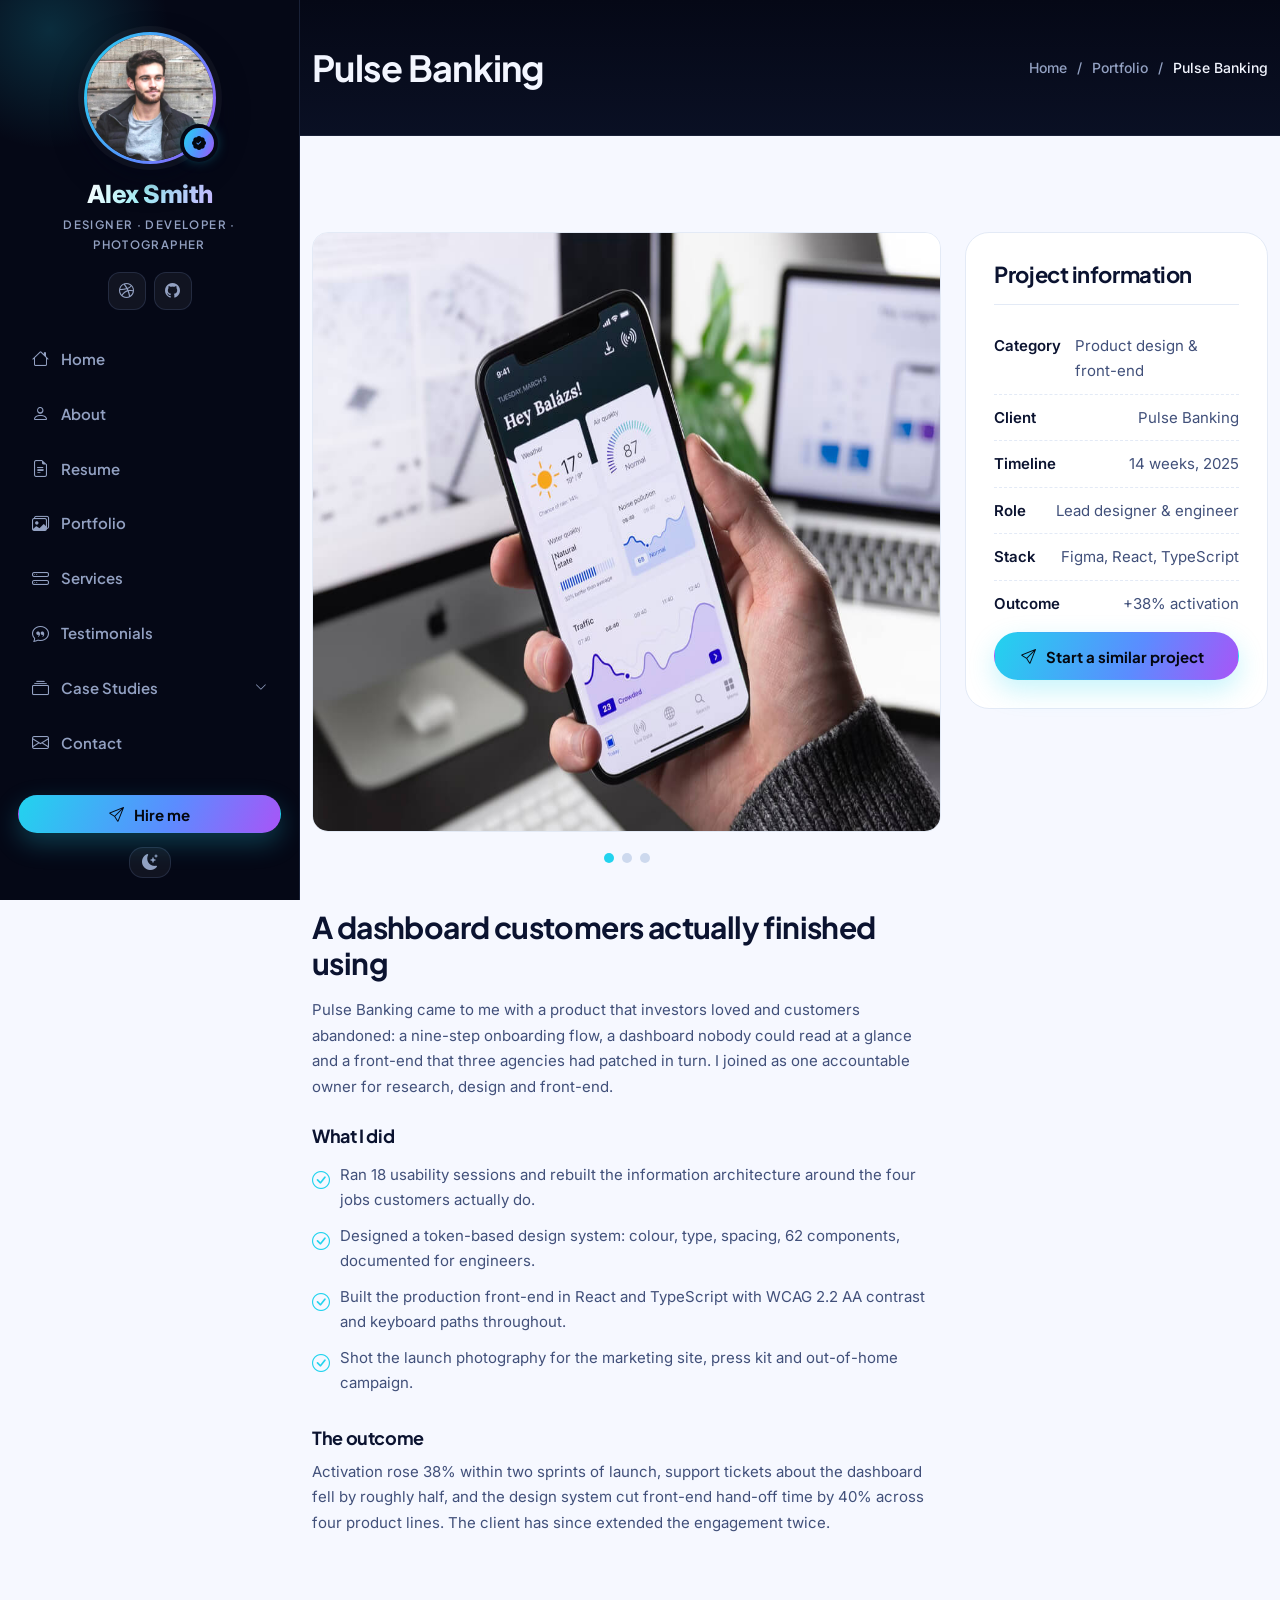
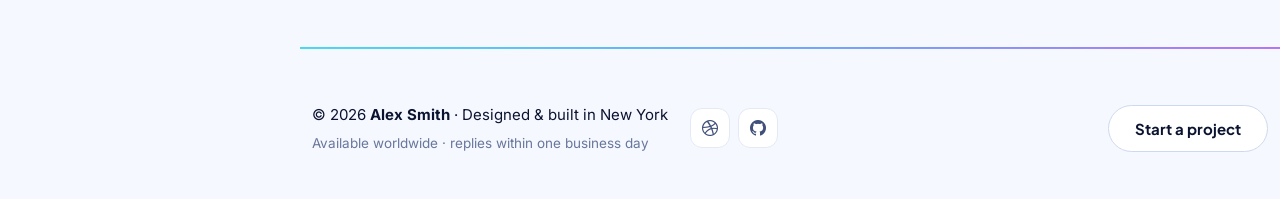
<file: portfolio-details.html>
<!doctype html>
<html lang="en">
<head>
  <meta charset="utf-8">
  <meta name="viewport" content="width=device-width, initial-scale=1.0">

  <title>Pulse Banking Case Study | Alex Smith</title>
  <meta name="description" content="How Alex Smith redesigned and shipped the Pulse Banking dashboard: a 14-week design and front-end engagement that lifted activation by 38% and cut hand-off time by 40%.">
  <meta name="keywords" content="Alex Smith, fintech design, dashboard design, design system, React, TypeScript, case study, product design">
  <meta name="author" content="Alex Smith">
  <meta name="robots" content="index, follow">
  <link rel="canonical" href="https://alexsmith.design/portfolio-details.html">
  <meta name="theme-color" content="#050816">

  <meta property="og:type" content="article">
  <meta property="og:site_name" content="Alex Smith">
  <meta property="og:title" content="Pulse Banking Case Study | Alex Smith">
  <meta property="og:description" content="A 14-week design and front-end engagement that lifted activation by 38%.">
  <meta property="og:url" content="https://alexsmith.design/portfolio-details.html">
  <meta property="og:image" content="https://alexsmith.design/assets/img/portfolio/app-1.jpg">
  <meta name="twitter:card" content="summary_large_image">
  <meta name="twitter:title" content="Pulse Banking Case Study | Alex Smith">
  <meta name="twitter:description" content="A 14-week design and front-end engagement that lifted activation by 38%.">
  <meta name="twitter:image" content="https://alexsmith.design/assets/img/portfolio/app-1.jpg">

  <link href="assets/img/favicon.png" rel="icon">
  <link href="assets/img/apple-touch-icon.png" rel="apple-touch-icon">

  <link href="https://fonts.googleapis.com" rel="preconnect">
  <link href="https://fonts.gstatic.com" rel="preconnect" crossorigin>
  <link href="https://fonts.googleapis.com/css2?family=Inter:wght@400;500;600&family=Plus+Jakarta+Sans:wght@500;600;700;800&display=swap" rel="stylesheet">

  <link href="assets/vendor/bootstrap/css/bootstrap.min.css" rel="stylesheet">
  <link href="assets/vendor/bootstrap-icons/bootstrap-icons.css" rel="stylesheet">
  <link href="assets/vendor/aos/aos.css" rel="stylesheet">
  <link href="assets/vendor/glightbox/css/glightbox.min.css" rel="stylesheet">
  <link href="assets/vendor/swiper/swiper-bundle.min.css" rel="stylesheet">
  <link href="assets/css/main.css" rel="stylesheet">

  <script>
    (function () {
      try {
        var stored = window.localStorage.getItem('as-theme');
        var theme = (stored === 'light' || stored === 'dark') ? stored
          : (window.matchMedia && window.matchMedia('(prefers-color-scheme: light)').matches ? 'light' : 'dark');
        document.documentElement.setAttribute('data-theme', theme);
      } catch (error) {
        document.documentElement.setAttribute('data-theme', 'dark');
      }
    }());
  </script>

  <noscript><style>[data-aos]{opacity:1 !important;transform:none !important}</style></noscript>
</head>

<body class="portfolio-details-page">

  <div id="preloader" aria-hidden="true"><span class="preloader-ring"></span></div>
  <div class="scroll-progress" aria-hidden="true"><span></span></div>
  <div class="header-backdrop" hidden></div>

  <header id="header" class="header dark-background d-flex flex-column">
    <button type="button" class="header-toggle d-xl-none" aria-controls="navmenu" aria-expanded="false" aria-label="Open navigation menu">
      <i class="bi bi-list" aria-hidden="true"></i>
    </button>

    <div class="profile-img">
      <img src="assets/img/my-profile-img.jpg" alt="Portrait of Alex Smith" class="img-fluid rounded-circle" width="160" height="160">
      <span class="profile-badge" title="Available for freelance work"><i class="bi bi-patch-check-fill" aria-hidden="true"></i></span>
    </div>

    <a href="index.html" class="logo d-flex align-items-center justify-content-center">
      <p class="sitename">Alex Smith</p>
    </a>
    <p class="profile-role text-center">Designer &middot; Developer &middot; Photographer</p>

    <div class="social-links text-center">
      <!-- <a href="https://x.com/" class="twitter" target="_blank" rel="noopener" aria-label="Alex Smith on X"><i class="bi bi-twitter-x" aria-hidden="true"></i></a> -->
      <a href="https://dribbble.com/philipololuwade" class="dribbble" target="_blank" rel="noopener" aria-label="Alex Smith on Dribbble"><i class="bi bi-dribbble" aria-hidden="true"></i></a>
      <!-- <a href="https://instagram.com/" class="instagram" target="_blank" rel="noopener" aria-label="Alex Smith on Instagram"><i class="bi bi-instagram" aria-hidden="true"></i></a> -->
      <a href="https://github.com/sonic20101iwin" class="github" target="_blank" rel="noopener" aria-label="Alex Smith on GitHub"><i class="bi bi-github" aria-hidden="true"></i></a>
      <!-- <a href="https://linkedin.com/" class="linkedin" target="_blank" rel="noopener" aria-label="Alex Smith on LinkedIn"><i class="bi bi-linkedin" aria-hidden="true"></i></a> -->
    </div>

    <nav id="navmenu" class="navmenu" aria-label="Primary">
      <ul>
        <li><a href="index.html"><i class="bi bi-house navicon" aria-hidden="true"></i>Home</a></li>
        <li><a href="index.html#about"><i class="bi bi-person navicon" aria-hidden="true"></i>About</a></li>
        <li><a href="index.html#resume"><i class="bi bi-file-earmark-text navicon" aria-hidden="true"></i>Resume</a></li>
        <li><a href="index.html#portfolio"><i class="bi bi-images navicon" aria-hidden="true"></i>Portfolio</a></li>
        <li><a href="index.html#services"><i class="bi bi-hdd-stack navicon" aria-hidden="true"></i>Services</a></li>
        <li><a href="index.html#testimonials"><i class="bi bi-chat-quote navicon" aria-hidden="true"></i>Testimonials</a></li>
        <li class="dropdown">
          <a href="index.html#portfolio" role="button" aria-haspopup="true" aria-expanded="false" aria-controls="nav-pages">
            <i class="bi bi-collection navicon" aria-hidden="true"></i> <span>Case Studies</span>
            <i class="bi bi-chevron-down toggle-dropdown" aria-hidden="true"></i>
          </a>
          <ul id="nav-pages">
            <li><a href="portfolio-details.html" class="active" aria-current="page">Pulse Banking case study</a></li>
            <li><a href="service-details.html">Services in depth</a></li>
            <li><a href="starter-page.html">How I work</a></li>
          </ul>
        </li>
        <li><a href="index.html#contact"><i class="bi bi-envelope navicon" aria-hidden="true"></i>Contact</a></li>
      </ul>
    </nav>

    <a href="index.html#contact" class="btn-grad sidebar-cta"><i class="bi bi-send" aria-hidden="true"></i> Hire me</a>

    <button type="button" class="theme-toggle" aria-pressed="false" aria-label="Switch to light theme">
      <i class="bi bi-sun-fill icon-sun" aria-hidden="true"></i>
      <i class="bi bi-moon-stars-fill icon-moon" aria-hidden="true"></i>
    </button>
  </header>

  <main class="main">

    <div class="page-title dark-background">
      <div class="container d-lg-flex justify-content-between align-items-center">
        <h1 class="mb-2 mb-lg-0">Pulse Banking</h1>
        <nav class="breadcrumbs" aria-label="Breadcrumb">
          <ol>
            <li><a href="index.html">Home</a></li>
            <li><a href="index.html#portfolio">Portfolio</a></li>
            <li class="current">Pulse Banking</li>
          </ol>
        </nav>
      </div>
    </div>

    <section id="portfolio-details" class="portfolio-details section">
      <div class="container" data-aos="fade-up">
        <div class="row gy-4">

          <div class="col-lg-8" data-aos="fade-up" data-aos-delay="100">
            <div class="portfolio-details-slider swiper init-swiper">
              <script type="application/json" class="swiper-config">
                {
                  "loop": true,
                  "speed": 600,
                  "slidesPerView": 1,
                  "autoplay": { "delay": 4200 },
                  "pagination": { "el": ".swiper-pagination", "clickable": true }
                }
              </script>
              <div class="swiper-wrapper align-items-center">
                <div class="swiper-slide"><img src="assets/img/portfolio/app-1.jpg" alt="Pulse Banking dashboard overview screen" width="800" height="600" loading="lazy" decoding="async"></div>
                <div class="swiper-slide"><img src="assets/img/portfolio/app-2.jpg" alt="Pulse Banking mobile application screens" width="800" height="600" loading="lazy" decoding="async"></div>
                <div class="swiper-slide"><img src="assets/img/portfolio/app-3.jpg" alt="Pulse Banking component library documentation" width="800" height="600" loading="lazy" decoding="async"></div>
              </div>
              <div class="swiper-pagination"></div>
            </div>

            <div class="portfolio-description">
              <h2>A dashboard customers actually finished using</h2>
              <p>Pulse Banking came to me with a product that investors loved and customers abandoned: a nine-step onboarding flow, a dashboard nobody could read at a glance and a front-end that three agencies had patched in turn. I joined as one accountable owner for research, design and front-end.</p>

              <h4>What I did</h4>
              <ul>
                <li><i class="bi bi-check-circle" aria-hidden="true"></i><span>Ran 18 usability sessions and rebuilt the information architecture around the four jobs customers actually do.</span></li>
                <li><i class="bi bi-check-circle" aria-hidden="true"></i><span>Designed a token-based design system: colour, type, spacing, 62 components, documented for engineers.</span></li>
                <li><i class="bi bi-check-circle" aria-hidden="true"></i><span>Built the production front-end in React and TypeScript with WCAG 2.2 AA contrast and keyboard paths throughout.</span></li>
                <li><i class="bi bi-check-circle" aria-hidden="true"></i><span>Shot the launch photography for the marketing site, press kit and out-of-home campaign.</span></li>
              </ul>

              <h4>The outcome</h4>
              <p>Activation rose 38% within two sprints of launch, support tickets about the dashboard fell by roughly half, and the design system cut front-end hand-off time by 40% across four product lines. The client has since extended the engagement twice.</p>
            </div>
          </div>

          <div class="col-lg-4" data-aos="fade-up" data-aos-delay="200">
            <div class="portfolio-info">
              <h3>Project information</h3>
              <ul>
                <li><strong>Category</strong> <span>Product design &amp; front-end</span></li>
                <li><strong>Client</strong> <span>Pulse Banking</span></li>
                <li><strong>Timeline</strong> <span>14 weeks, 2025</span></li>
                <li><strong>Role</strong> <span>Lead designer &amp; engineer</span></li>
                <li><strong>Stack</strong> <span>Figma, React, TypeScript</span></li>
                <li><strong>Outcome</strong> <span>+38% activation</span></li>
              </ul>
              <a href="index.html#contact" class="btn-grad w-100 mt-3"><i class="bi bi-send" aria-hidden="true"></i> Start a similar project</a>
            </div>
          </div>

        </div>
      </div>
    </section>

  </main>

  <footer id="footer" class="footer position-relative">
    <div class="container footer-inner">
      <div class="footer-brand">
        <p class="footer-name">&copy; <span data-current-year>2026</span> <strong>Alex Smith</strong> &middot; Designed &amp; built in New York</p>
        <p class="footer-note">Available worldwide &middot; replies within one business day</p>
      </div>
      <div class="social-links footer-social">
        <!-- <a href="https://x.com/" class="twitter" target="_blank" rel="noopener" aria-label="Alex Smith on X"><i class="bi bi-twitter-x" aria-hidden="true"></i></a> -->
        <a href="https://dribbble.com/" class="dribbble" target="_blank" rel="noopener" aria-label="Alex Smith on Dribbble"><i class="bi bi-dribbble" aria-hidden="true"></i></a>
        <!-- <a href="https://instagram.com/" class="instagram" target="_blank" rel="noopener" aria-label="Alex Smith on Instagram"><i class="bi bi-instagram" aria-hidden="true"></i></a> -->
        <a href="https://github.com/" class="github" target="_blank" rel="noopener" aria-label="Alex Smith on GitHub"><i class="bi bi-github" aria-hidden="true"></i></a>
        <!-- <a href="https://linkedin.com/" class="linkedin" target="_blank" rel="noopener" aria-label="Alex Smith on LinkedIn"><i class="bi bi-linkedin" aria-hidden="true"></i></a> -->
      </div>
      <div class="footer-cta"><a href="index.html#contact" class="btn-ghost">Start a project</a></div>
    </div>
    
  </footer>

  <a href="#" id="scroll-top" class="scroll-top d-flex align-items-center justify-content-center" aria-label="Scroll back to top"><i class="bi bi-arrow-up-short" aria-hidden="true"></i></a>

  <script src="assets/vendor/bootstrap/js/bootstrap.bundle.min.js"></script>
  <script src="assets/vendor/aos/aos.js"></script>
  <script src="assets/vendor/purecounter/purecounter_vanilla.js"></script>
  <script src="assets/vendor/waypoints/noframework.waypoints.js"></script>
  <script src="assets/vendor/glightbox/js/glightbox.min.js"></script>
  <script src="assets/vendor/imagesloaded/imagesloaded.pkgd.min.js"></script>
  <script src="assets/vendor/isotope-layout/isotope.pkgd.min.js"></script>
  <script src="assets/vendor/swiper/swiper-bundle.min.js"></script>
  <script src="assets/vendor/typed.js/typed.umd.js"></script>
  <script src="assets/vendor/php-email-form/validate.js"></script>
  <script src="assets/js/main.js"></script>

</body>

</html>
</file>
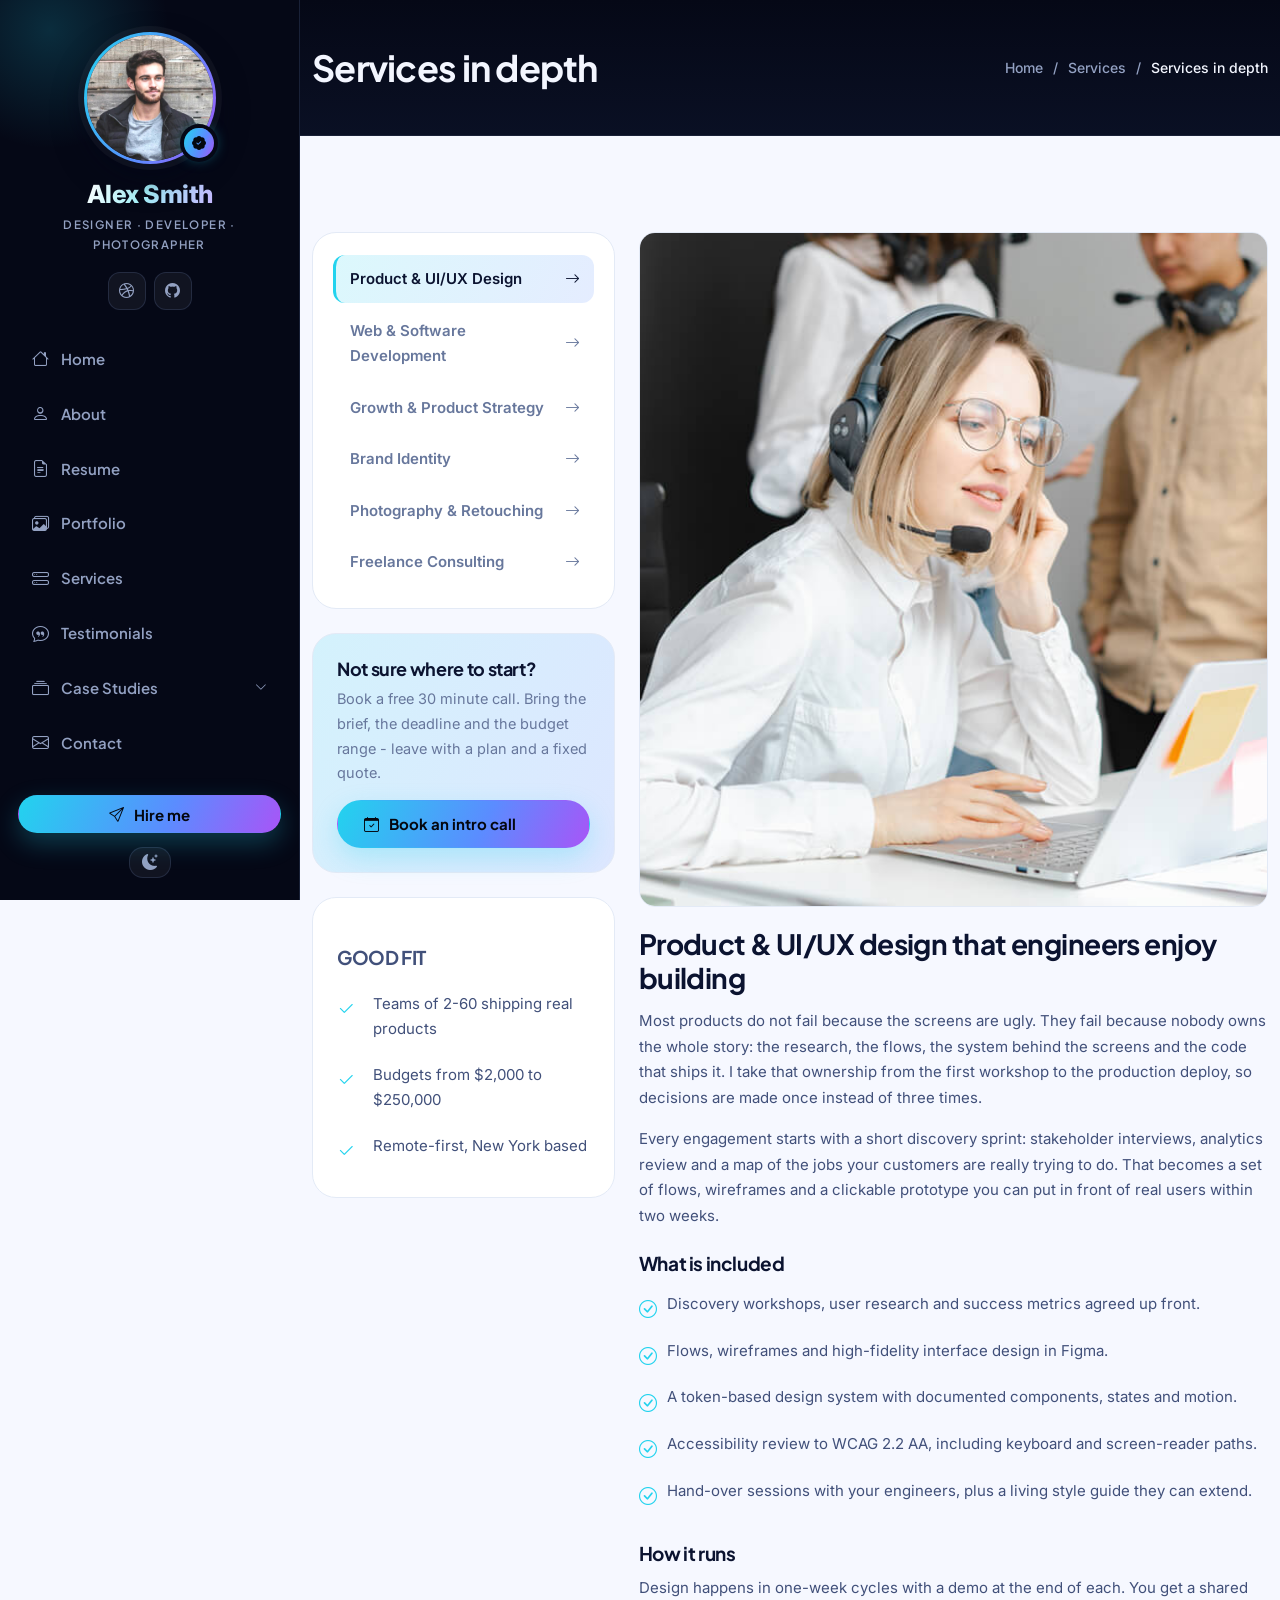
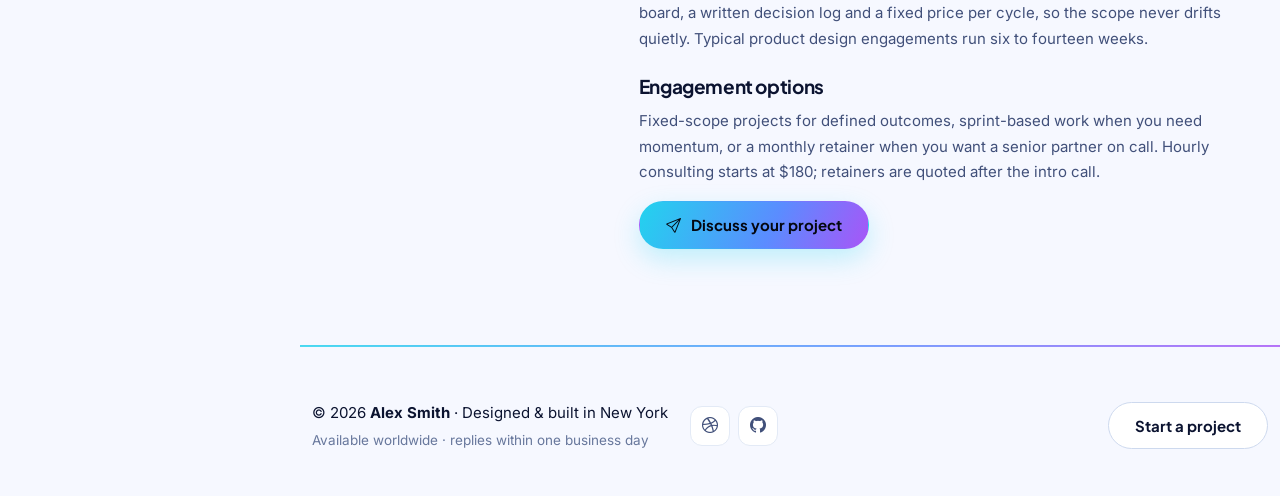
<file: service-details.html>
<!doctype html>
<html lang="en">
<head>
  <meta charset="utf-8">
  <meta name="viewport" content="width=device-width, initial-scale=1.0">

  <title>Services in Depth | Philip Ololuwade</title>
  <meta name="description" content="What working with Philip Ololuwade looks like: product and UI/UX design, front-end and back-end development, brand identity, photography and embedded freelance consulting.">
  <meta name="keywords" content="Philip Ololuwade, product design service, UI UX design, web development, brand identity, photography, freelance consultant, retainer">
  <meta name="author" content="Philip Ololuwade">
  <meta name="robots" content="index, follow">
  <link rel="canonical" href="https://philipololuwade.design/service-details.html">
  <meta name="theme-color" content="#050816">

  <meta property="og:type" content="website">
  <meta property="og:site_name" content="Philip Ololuwade">
  <meta property="og:title" content="Services in Depth | Philip Ololuwade">
  <meta property="og:description" content="Design, engineering, brand and photography from one accountable partner.">
  <!-- <meta property="og:url" content="https://philipololuwade.design/service-details.html"> -->
  <meta property="og:image" content="https://philipololuwade.design/assets/img/services.jpg">
  <meta name="twitter:card" content="summary_large_image">
  <meta name="twitter:title" content="Services in Depth | Philip Ololuwade">
  <meta name="twitter:description" content="Design, engineering, brand and photography from one accountable partner.">
  <!-- <meta name="twitter:image" content="https://alexsmith.design/assets/img/services.jpg"> -->

  <link href="assets/img/favicon.png" rel="icon">
  <link href="assets/img/apple-touch-icon.png" rel="apple-touch-icon">

  <link href="https://fonts.googleapis.com" rel="preconnect">
  <link href="https://fonts.gstatic.com" rel="preconnect" crossorigin>
  <link href="https://fonts.googleapis.com/css2?family=Inter:wght@400;500;600&family=Plus+Jakarta+Sans:wght@500;600;700;800&display=swap" rel="stylesheet">

  <link href="assets/vendor/bootstrap/css/bootstrap.min.css" rel="stylesheet">
  <link href="assets/vendor/bootstrap-icons/bootstrap-icons.css" rel="stylesheet">
  <link href="assets/vendor/aos/aos.css" rel="stylesheet">
  <link href="assets/vendor/glightbox/css/glightbox.min.css" rel="stylesheet">
  <link href="assets/vendor/swiper/swiper-bundle.min.css" rel="stylesheet">
  <link href="assets/css/main.css" rel="stylesheet">

  <script>
    (function () {
      try {
        var stored = window.localStorage.getItem('as-theme');
        var theme = (stored === 'light' || stored === 'dark') ? stored
          : (window.matchMedia && window.matchMedia('(prefers-color-scheme: light)').matches ? 'light' : 'dark');
        document.documentElement.setAttribute('data-theme', theme);
      } catch (error) {
        document.documentElement.setAttribute('data-theme', 'dark');
      }
    }());
  </script>

  <noscript><style>[data-aos]{opacity:1 !important;transform:none !important}</style></noscript>
</head>

<body class="service-details-page">

  <div id="preloader" aria-hidden="true"><span class="preloader-ring"></span></div>
  <div class="scroll-progress" aria-hidden="true"><span></span></div>
  <div class="header-backdrop" hidden></div>

  <header id="header" class="header dark-background d-flex flex-column">
    <button type="button" class="header-toggle d-xl-none" aria-controls="navmenu" aria-expanded="false" aria-label="Open navigation menu">
      <i class="bi bi-list" aria-hidden="true"></i>
    </button>

    <div class="profile-img">
      <img src="assets/img/my-profile-img.jpg" alt="Portrait of Alex Smith" class="img-fluid rounded-circle" width="160" height="160">
      <span class="profile-badge" title="Available for freelance work"><i class="bi bi-patch-check-fill" aria-hidden="true"></i></span>
    </div>

    <a href="index.html" class="logo d-flex align-items-center justify-content-center">
      <p class="sitename">Alex Smith</p>
    </a>
    <p class="profile-role text-center">Designer &middot; Developer &middot; Photographer</p>

    <div class="social-links text-center">
      <!-- <a href="https://x.com/" class="twitter" target="_blank" rel="noopener" aria-label="Alex Smith on X"><i class="bi bi-twitter-x" aria-hidden="true"></i></a> -->
      <a href="https://dribbble.com/philipololuwade" class="dribbble" target="_blank" rel="noopener" aria-label="Alex Smith on Dribbble"><i class="bi bi-dribbble" aria-hidden="true"></i></a>
      <!-- <a href="https://instagram.com/" class="instagram" target="_blank" rel="noopener" aria-label="Alex Smith on Instagram"><i class="bi bi-instagram" aria-hidden="true"></i></a> -->
      <a href="https://github.com/sonic20101iwin" class="github" target="_blank" rel="noopener" aria-label="Alex Smith on GitHub"><i class="bi bi-github" aria-hidden="true"></i></a>
      <!-- <a href="https://linkedin.com/" class="linkedin" target="_blank" rel="noopener" aria-label="Alex Smith on LinkedIn"><i class="bi bi-linkedin" aria-hidden="true"></i></a> -->
    </div>

    <nav id="navmenu" class="navmenu" aria-label="Primary">
      <ul>
        <li><a href="index.html"><i class="bi bi-house navicon" aria-hidden="true"></i>Home</a></li>
        <li><a href="index.html#about"><i class="bi bi-person navicon" aria-hidden="true"></i>About</a></li>
        <li><a href="index.html#resume"><i class="bi bi-file-earmark-text navicon" aria-hidden="true"></i>Resume</a></li>
        <li><a href="index.html#portfolio"><i class="bi bi-images navicon" aria-hidden="true"></i>Portfolio</a></li>
        <li><a href="index.html#services"><i class="bi bi-hdd-stack navicon" aria-hidden="true"></i>Services</a></li>
        <li><a href="index.html#testimonials"><i class="bi bi-chat-quote navicon" aria-hidden="true"></i>Testimonials</a></li>
        <li class="dropdown">
          <a href="index.html#services" role="button" aria-haspopup="true" aria-expanded="false" aria-controls="nav-pages">
            <i class="bi bi-collection navicon" aria-hidden="true"></i> <span>Case Studies</span>
            <i class="bi bi-chevron-down toggle-dropdown" aria-hidden="true"></i>
          </a>
          <ul id="nav-pages">
            <li><a href="portfolio-details.html">Pulse Banking case study</a></li>
            <li><a href="service-details.html" class="active" aria-current="page">Services in depth</a></li>
            <li><a href="starter-page.html">How I work</a></li>
          </ul>
        </li>
        <li><a href="index.html#contact"><i class="bi bi-envelope navicon" aria-hidden="true"></i>Contact</a></li>
      </ul>
    </nav>

    <a href="index.html#contact" class="btn-grad sidebar-cta"><i class="bi bi-send" aria-hidden="true"></i> Hire me</a>

    <button type="button" class="theme-toggle" aria-pressed="false" aria-label="Switch to light theme">
      <i class="bi bi-sun-fill icon-sun" aria-hidden="true"></i>
      <i class="bi bi-moon-stars-fill icon-moon" aria-hidden="true"></i>
    </button>
  </header>

  <main class="main">

    <div class="page-title dark-background">
      <div class="container d-lg-flex justify-content-between align-items-center">
        <h1 class="mb-2 mb-lg-0">Services in depth</h1>
        <nav class="breadcrumbs" aria-label="Breadcrumb">
          <ol>
            <li><a href="index.html">Home</a></li>
            <li><a href="index.html#services">Services</a></li>
            <li class="current">Services in depth</li>
          </ol>
        </nav>
      </div>
    </div>

    <section id="service-details" class="service-details section">
      <div class="container">
        <div class="row gy-4">

          <div class="col-lg-4" data-aos="fade-up" data-aos-delay="100">
            <nav class="services-list" aria-label="Service list">
              <a href="#" class="active" aria-current="true">Product &amp; UI/UX Design <i class="bi bi-arrow-right" aria-hidden="true"></i></a>
              <a href="#">Web &amp; Software Development <i class="bi bi-arrow-right" aria-hidden="true"></i></a>
              <a href="#">Growth &amp; Product Strategy <i class="bi bi-arrow-right" aria-hidden="true"></i></a>
              <a href="#">Brand Identity <i class="bi bi-arrow-right" aria-hidden="true"></i></a>
              <a href="#">Photography &amp; Retouching <i class="bi bi-arrow-right" aria-hidden="true"></i></a>
              <a href="#">Freelance Consulting <i class="bi bi-arrow-right" aria-hidden="true"></i></a>
            </nav>

            <aside class="aside-card">
              <h4>Not sure where to start?</h4>
              <p>Book a free 30 minute call. Bring the brief, the deadline and the budget range - leave with a plan and a fixed quote.</p>
              <a href="index.html#contact" class="btn-grad w-100"><i class="bi bi-calendar-check" aria-hidden="true"></i> Book an intro call</a>
            </aside>

            <div class="info-card glass p-4">
              <h4 class="h6 text-uppercase mb-3">Good fit</h4>
              <ul class="list-unstyled mb-0 small">
                <li class="mb-2"><i class="bi bi-check2 me-2" aria-hidden="true"></i>Teams of 2-60 shipping real products</li>
                <li class="mb-2"><i class="bi bi-check2 me-2" aria-hidden="true"></i>Budgets from $2,000 to $250,000</li>
                <li><i class="bi bi-check2 me-2" aria-hidden="true"></i>Remote-first, New York based</li>
              </ul>
            </div>
          </div>

          <div class="col-lg-8" data-aos="fade-up" data-aos-delay="200">
            <img src="assets/img/services.jpg" class="services-img" alt="Alex Smith working across design, code and photography" width="1200" height="675" loading="lazy" decoding="async">

            <h3>Product &amp; UI/UX design that engineers enjoy building</h3>
            <p>Most products do not fail because the screens are ugly. They fail because nobody owns the whole story: the research, the flows, the system behind the screens and the code that ships it. I take that ownership from the first workshop to the production deploy, so decisions are made once instead of three times.</p>
            <p>Every engagement starts with a short discovery sprint: stakeholder interviews, analytics review and a map of the jobs your customers are really trying to do. That becomes a set of flows, wireframes and a clickable prototype you can put in front of real users within two weeks.</p>

            <h4>What is included</h4>
            <ul>
              <li><i class="bi bi-check-circle" aria-hidden="true"></i><span>Discovery workshops, user research and success metrics agreed up front.</span></li>
              <li><i class="bi bi-check-circle" aria-hidden="true"></i><span>Flows, wireframes and high-fidelity interface design in Figma.</span></li>
              <li><i class="bi bi-check-circle" aria-hidden="true"></i><span>A token-based design system with documented components, states and motion.</span></li>
              <li><i class="bi bi-check-circle" aria-hidden="true"></i><span>Accessibility review to WCAG 2.2 AA, including keyboard and screen-reader paths.</span></li>
              <li><i class="bi bi-check-circle" aria-hidden="true"></i><span>Hand-over sessions with your engineers, plus a living style guide they can extend.</span></li>
            </ul>

            <h4>How it runs</h4>
            <p>Design happens in one-week cycles with a demo at the end of each. You get a shared board, a written decision log and a fixed price per cycle, so the scope never drifts quietly. Typical product design engagements run six to fourteen weeks.</p>

            <h4>Engagement options</h4>
            <p>Fixed-scope projects for defined outcomes, sprint-based work when you need momentum, or a monthly retainer when you want a senior partner on call. Hourly consulting starts at $180; retainers are quoted after the intro call.</p>

            <a href="index.html#contact" class="btn-grad"><i class="bi bi-send" aria-hidden="true"></i> Discuss your project</a>
          </div>

        </div>
      </div>
    </section>

  </main>

  <footer id="footer" class="footer position-relative">
    <div class="container footer-inner">
      <div class="footer-brand">
        <p class="footer-name">&copy; <span data-current-year>2026</span> <strong>Alex Smith</strong> &middot; Designed &amp; built in New York</p>
        <p class="footer-note">Available worldwide &middot; replies within one business day</p>
      </div>
      <div class="social-links footer-social">
        <!-- <a href="https://x.com/" class="twitter" target="_blank" rel="noopener" aria-label="Alex Smith on X"><i class="bi bi-twitter-x" aria-hidden="true"></i></a> -->
        <a href="https://dribbble.com/" class="dribbble" target="_blank" rel="noopener" aria-label="Alex Smith on Dribbble"><i class="bi bi-dribbble" aria-hidden="true"></i></a>
        <!-- <a href="https://instagram.com/" class="instagram" target="_blank" rel="noopener" aria-label="Alex Smith on Instagram"><i class="bi bi-instagram" aria-hidden="true"></i></a> -->
        <a href="https://github.com/" class="github" target="_blank" rel="noopener" aria-label="Alex Smith on GitHub"><i class="bi bi-github" aria-hidden="true"></i></a>
        <!-- <a href="https://linkedin.com/" class="linkedin" target="_blank" rel="noopener" aria-label="Alex Smith on LinkedIn"><i class="bi bi-linkedin" aria-hidden="true"></i></a> -->
      </div>
      <div class="footer-cta"><a href="index.html#contact" class="btn-ghost">Start a project</a></div>
    </div>
    
  </footer>

  <a href="#" id="scroll-top" class="scroll-top d-flex align-items-center justify-content-center" aria-label="Scroll back to top"><i class="bi bi-arrow-up-short" aria-hidden="true"></i></a>

  <script src="assets/vendor/bootstrap/js/bootstrap.bundle.min.js"></script>
  <script src="assets/vendor/aos/aos.js"></script>
  <script src="assets/vendor/purecounter/purecounter_vanilla.js"></script>
  <script src="assets/vendor/waypoints/noframework.waypoints.js"></script>
  <script src="assets/vendor/glightbox/js/glightbox.min.js"></script>
  <script src="assets/vendor/imagesloaded/imagesloaded.pkgd.min.js"></script>
  <script src="assets/vendor/isotope-layout/isotope.pkgd.min.js"></script>
  <script src="assets/vendor/swiper/swiper-bundle.min.js"></script>
  <script src="assets/vendor/typed.js/typed.umd.js"></script>
  <script src="assets/vendor/php-email-form/validate.js"></script>
  <script src="assets/js/main.js"></script>

</body>

</html>
</file>
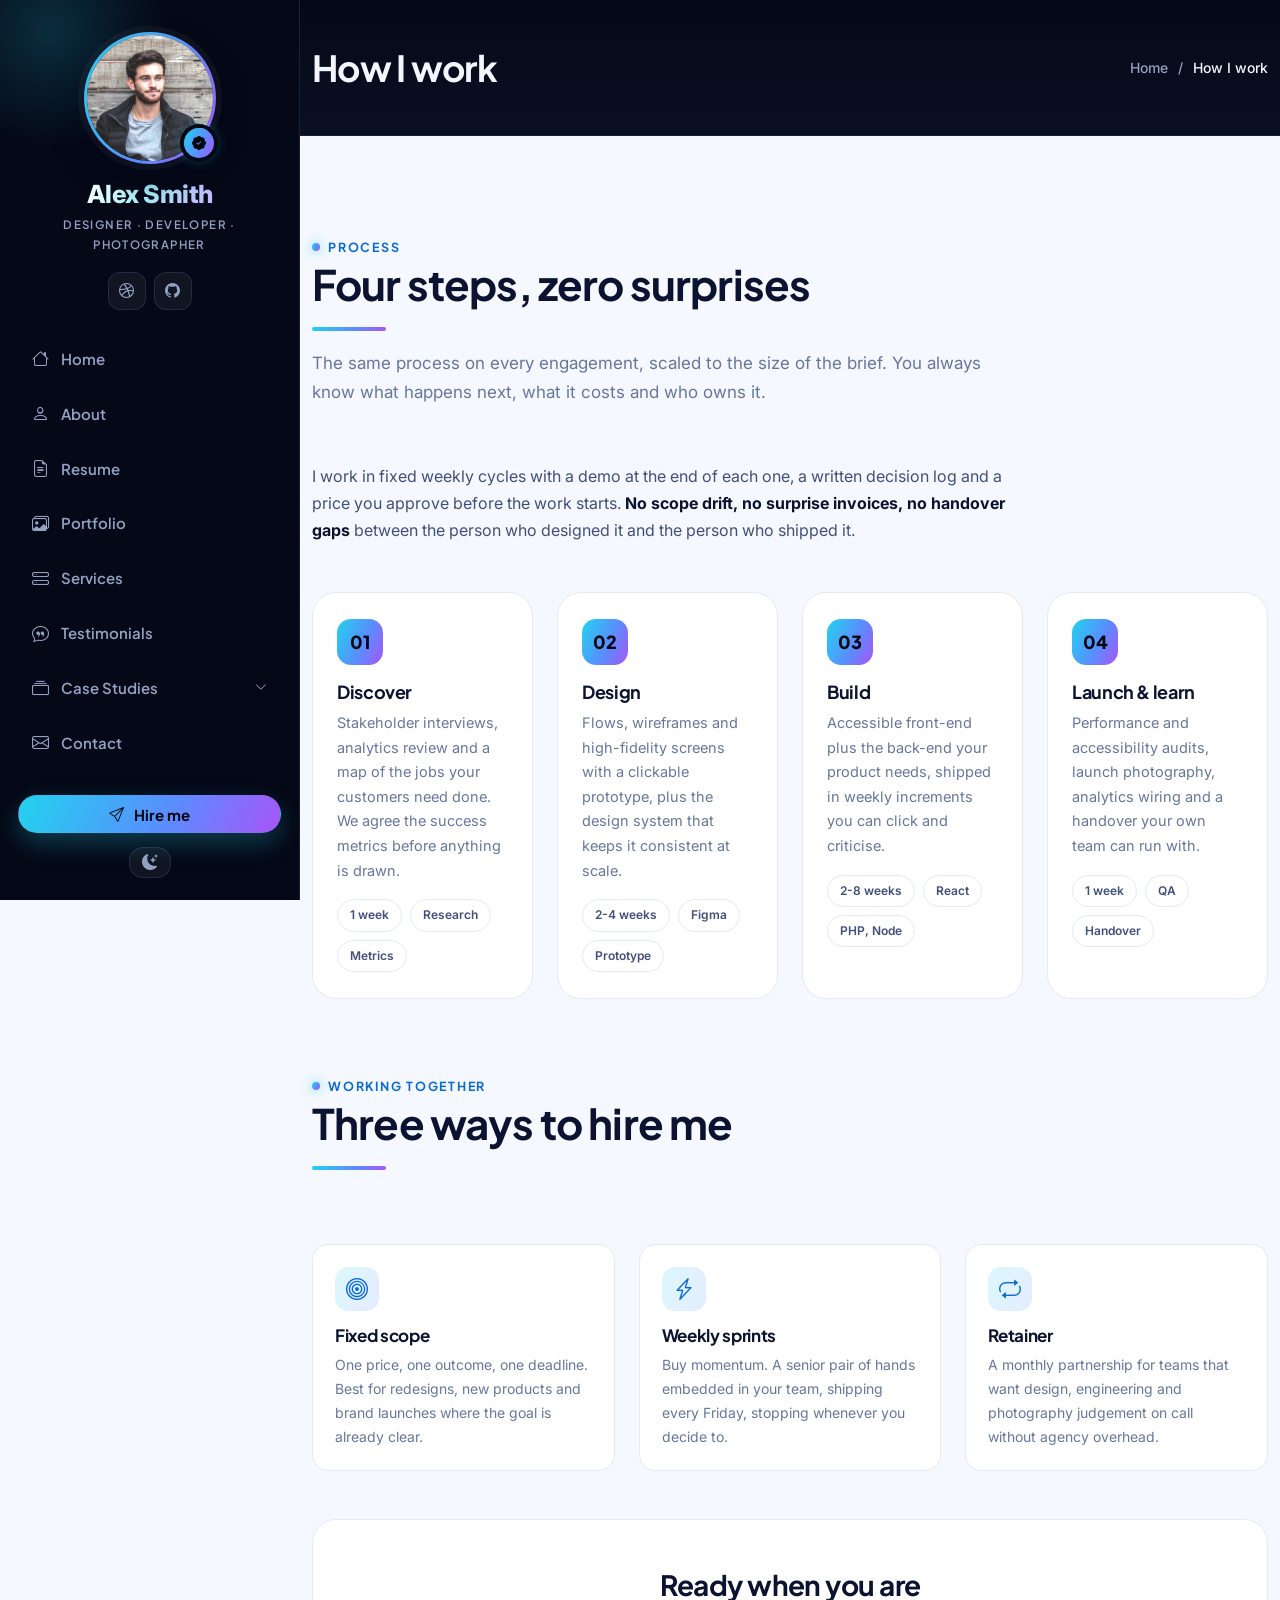
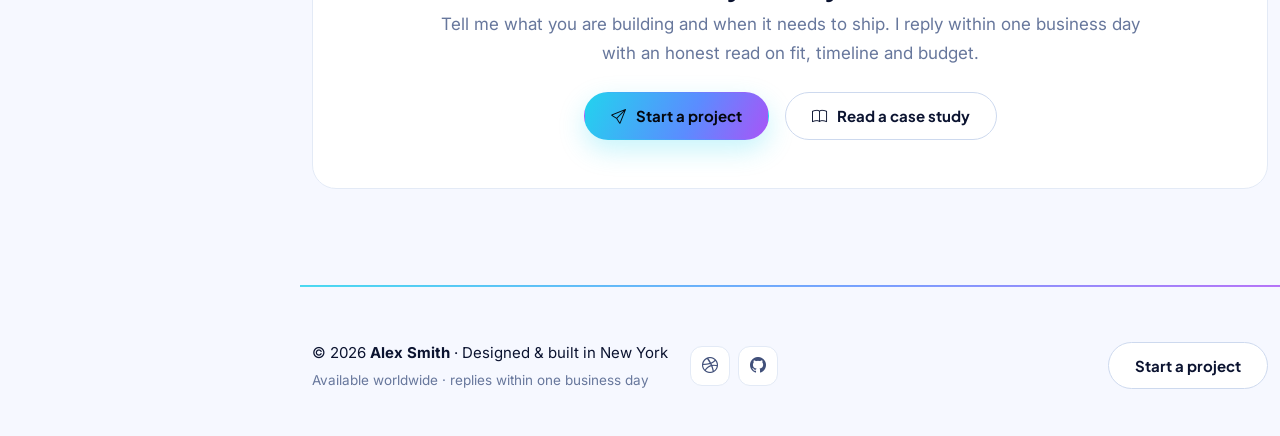
<file: starter-page.html>
<!doctype html>
<html lang="en">
<head>
  <meta charset="utf-8">
  <meta name="viewport" content="width=device-width, initial-scale=1.0">

  <title>How I Work | Alex Smith</title>
  <meta name="description" content="The four-step process Alex Smith uses on every engagement: discover, design, build and launch, with fixed weekly cycles, written decision logs and no scope drift.">
  <meta name="keywords" content="Alex Smith, design process, freelance process, design sprint, product delivery, engagement models, retainer">
  <meta name="author" content="Alex Smith">
  <meta name="robots" content="index, follow">
  <link rel="canonical" href="https://alexsmith.design/starter-page.html">
  <meta name="theme-color" content="#050816">

  <meta property="og:type" content="website">
  <meta property="og:site_name" content="Alex Smith">
  <meta property="og:title" content="How I Work | Alex Smith">
  <meta property="og:description" content="Four steps, fixed weekly cycles, one accountable owner.">
  <meta property="og:url" content="https://alexsmith.design/starter-page.html">
  <meta property="og:image" content="https://alexsmith.design/assets/img/my-profile-img.jpg">
  <meta name="twitter:card" content="summary_large_image">
  <meta name="twitter:title" content="How I Work | Alex Smith">
  <meta name="twitter:description" content="Four steps, fixed weekly cycles, one accountable owner.">
  <meta name="twitter:image" content="https://alexsmith.design/assets/img/my-profile-img.jpg">

  <link href="assets/img/favicon.png" rel="icon">
  <link href="assets/img/apple-touch-icon.png" rel="apple-touch-icon">

  <link href="https://fonts.googleapis.com" rel="preconnect">
  <link href="https://fonts.gstatic.com" rel="preconnect" crossorigin>
  <link href="https://fonts.googleapis.com/css2?family=Inter:wght@400;500;600&family=Plus+Jakarta+Sans:wght@500;600;700;800&display=swap" rel="stylesheet">

  <link href="assets/vendor/bootstrap/css/bootstrap.min.css" rel="stylesheet">
  <link href="assets/vendor/bootstrap-icons/bootstrap-icons.css" rel="stylesheet">
  <link href="assets/vendor/aos/aos.css" rel="stylesheet">
  <link href="assets/vendor/glightbox/css/glightbox.min.css" rel="stylesheet">
  <link href="assets/vendor/swiper/swiper-bundle.min.css" rel="stylesheet">
  <link href="assets/css/main.css" rel="stylesheet">

  <script>
    (function () {
      try {
        var stored = window.localStorage.getItem('as-theme');
        var theme = (stored === 'light' || stored === 'dark') ? stored
          : (window.matchMedia && window.matchMedia('(prefers-color-scheme: light)').matches ? 'light' : 'dark');
        document.documentElement.setAttribute('data-theme', theme);
      } catch (error) {
        document.documentElement.setAttribute('data-theme', 'dark');
      }
    }());
  </script>

  <noscript><style>[data-aos]{opacity:1 !important;transform:none !important}</style></noscript>
</head>

<body class="starter-page-page">

  <div id="preloader" aria-hidden="true"><span class="preloader-ring"></span></div>
  <div class="scroll-progress" aria-hidden="true"><span></span></div>
  <div class="header-backdrop" hidden></div>

  <header id="header" class="header dark-background d-flex flex-column">
    <button type="button" class="header-toggle d-xl-none" aria-controls="navmenu" aria-expanded="false" aria-label="Open navigation menu">
      <i class="bi bi-list" aria-hidden="true"></i>
    </button>

    <div class="profile-img">
      <img src="assets/img/my-profile-img.jpg" alt="Portrait of Alex Smith" class="img-fluid rounded-circle" width="160" height="160">
      <span class="profile-badge" title="Available for freelance work"><i class="bi bi-patch-check-fill" aria-hidden="true"></i></span>
    </div>

    <a href="index.html" class="logo d-flex align-items-center justify-content-center">
      <p class="sitename">Alex Smith</p>
    </a>
    <p class="profile-role text-center">Designer &middot; Developer &middot; Photographer</p>

    <div class="social-links text-center">
      <!-- <a href="https://x.com/" class="twitter" target="_blank" rel="noopener" aria-label="Alex Smith on X"><i class="bi bi-twitter-x" aria-hidden="true"></i></a> -->
      <a href="https://dribbble.com/philipololuwade" class="dribbble" target="_blank" rel="noopener" aria-label="Alex Smith on Dribbble"><i class="bi bi-dribbble" aria-hidden="true"></i></a>
      <!-- <a href="https://instagram.com/" class="instagram" target="_blank" rel="noopener" aria-label="Alex Smith on Instagram"><i class="bi bi-instagram" aria-hidden="true"></i></a> -->
      <a href="https://github.com/sonic20101iwin" class="github" target="_blank" rel="noopener" aria-label="Alex Smith on GitHub"><i class="bi bi-github" aria-hidden="true"></i></a>
      <!-- <a href="https://linkedin.com/" class="linkedin" target="_blank" rel="noopener" aria-label="Alex Smith on LinkedIn"><i class="bi bi-linkedin" aria-hidden="true"></i></a> -->
    </div>

    <nav id="navmenu" class="navmenu" aria-label="Primary">
      <ul>
        <li><a href="index.html"><i class="bi bi-house navicon" aria-hidden="true"></i>Home</a></li>
        <li><a href="index.html#about"><i class="bi bi-person navicon" aria-hidden="true"></i>About</a></li>
        <li><a href="index.html#resume"><i class="bi bi-file-earmark-text navicon" aria-hidden="true"></i>Resume</a></li>
        <li><a href="index.html#portfolio"><i class="bi bi-images navicon" aria-hidden="true"></i>Portfolio</a></li>
        <li><a href="index.html#services"><i class="bi bi-hdd-stack navicon" aria-hidden="true"></i>Services</a></li>
        <li><a href="index.html#testimonials"><i class="bi bi-chat-quote navicon" aria-hidden="true"></i>Testimonials</a></li>
        <li class="dropdown">
          <a href="index.html#about" role="button" aria-haspopup="true" aria-expanded="false" aria-controls="nav-pages">
            <i class="bi bi-collection navicon" aria-hidden="true"></i> <span>Case Studies</span>
            <i class="bi bi-chevron-down toggle-dropdown" aria-hidden="true"></i>
          </a>
          <ul id="nav-pages">
            <li><a href="portfolio-details.html">Pulse Banking case study</a></li>
            <li><a href="service-details.html">Services in depth</a></li>
            <li><a href="starter-page.html" class="active" aria-current="page">How I work</a></li>
          </ul>
        </li>
        <li><a href="index.html#contact"><i class="bi bi-envelope navicon" aria-hidden="true"></i>Contact</a></li>
      </ul>
    </nav>

    <a href="index.html#contact" class="btn-grad sidebar-cta"><i class="bi bi-send" aria-hidden="true"></i> Hire me</a>

    <button type="button" class="theme-toggle" aria-pressed="false" aria-label="Switch to light theme">
      <i class="bi bi-sun-fill icon-sun" aria-hidden="true"></i>
      <i class="bi bi-moon-stars-fill icon-moon" aria-hidden="true"></i>
    </button>
  </header>

  <main class="main">

    <div class="page-title dark-background">
      <div class="container d-lg-flex justify-content-between align-items-center">
        <h1 class="mb-2 mb-lg-0">How I work</h1>
        <nav class="breadcrumbs" aria-label="Breadcrumb">
          <ol>
            <li><a href="index.html">Home</a></li>
            <li class="current">How I work</li>
          </ol>
        </nav>
      </div>
    </div>

    <section id="starter-section" class="starter-section section">

      <div class="container section-title" data-aos="fade-up">
        <p class="eyebrow"><span class="eyebrow-dot" aria-hidden="true"></span>Process</p>
        <h2>Four steps, zero surprises</h2>
        <p class="section-lede">The same process on every engagement, scaled to the size of the brief. You always know what happens next, what it costs and who owns it.</p>
      </div>

      <div class="container" data-aos="fade-up" data-aos-delay="100">
        <p class="lead-block mb-5">I work in fixed weekly cycles with a demo at the end of each one, a written decision log and a price you approve before the work starts. <strong>No scope drift, no surprise invoices, no handover gaps</strong> between the person who designed it and the person who shipped it.</p>

        <div class="row gy-4 mb-5">
          <div class="col-md-6 col-lg-3">
            <article class="step">
              <span class="step-num">01</span>
              <h4>Discover</h4>
              <p>Stakeholder interviews, analytics review and a map of the jobs your customers need done. We agree the success metrics before anything is drawn.</p>
              <ul class="step-meta"><li>1 week</li><li>Research</li><li>Metrics</li></ul>
            </article>
          </div>
          <div class="col-md-6 col-lg-3">
            <article class="step">
              <span class="step-num">02</span>
              <h4>Design</h4>
              <p>Flows, wireframes and high-fidelity screens with a clickable prototype, plus the design system that keeps it consistent at scale.</p>
              <ul class="step-meta"><li>2-4 weeks</li><li>Figma</li><li>Prototype</li></ul>
            </article>
          </div>
          <div class="col-md-6 col-lg-3">
            <article class="step">
              <span class="step-num">03</span>
              <h4>Build</h4>
              <p>Accessible front-end plus the back-end your product needs, shipped in weekly increments you can click and criticise.</p>
              <ul class="step-meta"><li>2-8 weeks</li><li>React</li><li>PHP, Node</li></ul>
            </article>
          </div>
          <div class="col-md-6 col-lg-3">
            <article class="step">
              <span class="step-num">04</span>
              <h4>Launch &amp; learn</h4>
              <p>Performance and accessibility audits, launch photography, analytics wiring and a handover your own team can run with.</p>
              <ul class="step-meta"><li>1 week</li><li>QA</li><li>Handover</li></ul>
            </article>
          </div>
        </div>

        <div class="section-title pt-4">
          <p class="eyebrow"><span class="eyebrow-dot" aria-hidden="true"></span>Working together</p>
          <h2>Three ways to hire me</h2>
        </div>

        <div class="row gy-4 mb-5">
          <div class="col-md-4">
            <article class="about-card">
              <i class="bi bi-bullseye" aria-hidden="true"></i>
              <h4>Fixed scope</h4>
              <p>One price, one outcome, one deadline. Best for redesigns, new products and brand launches where the goal is already clear.</p>
            </article>
          </div>
          <div class="col-md-4">
            <article class="about-card">
              <i class="bi bi-lightning-charge" aria-hidden="true"></i>
              <h4>Weekly sprints</h4>
              <p>Buy momentum. A senior pair of hands embedded in your team, shipping every Friday, stopping whenever you decide to.</p>
            </article>
          </div>
          <div class="col-md-4">
            <article class="about-card">
              <i class="bi bi-repeat" aria-hidden="true"></i>
              <h4>Retainer</h4>
              <p>A monthly partnership for teams that want design, engineering and photography judgement on call without agency overhead.</p>
            </article>
          </div>
        </div>

        <div class="glass p-4 p-lg-5 text-center">
          <h3 class="mb-2">Ready when you are</h3>
          <p class="section-lede mx-auto mb-4">Tell me what you are building and when it needs to ship. I reply within one business day with an honest read on fit, timeline and budget.</p>
          <div class="d-flex flex-wrap justify-content-center gap-3">
            <a href="index.html#contact" class="btn-grad"><i class="bi bi-send" aria-hidden="true"></i> Start a project</a>
            <a href="portfolio-details.html" class="btn-ghost"><i class="bi bi-book" aria-hidden="true"></i> Read a case study</a>
          </div>
        </div>
      </div>

    </section>

  </main>

  <footer id="footer" class="footer position-relative">
    <div class="container footer-inner">
      <div class="footer-brand">
        <p class="footer-name">&copy; <span data-current-year>2026</span> <strong>Alex Smith</strong> &middot; Designed &amp; built in New York</p>
        <p class="footer-note">Available worldwide &middot; replies within one business day</p>
      </div>
      <div class="social-links footer-social">
        <!-- <a href="https://x.com/" class="twitter" target="_blank" rel="noopener" aria-label="Alex Smith on X"><i class="bi bi-twitter-x" aria-hidden="true"></i></a> -->
        <a href="https://dribbble.com/" class="dribbble" target="_blank" rel="noopener" aria-label="Alex Smith on Dribbble"><i class="bi bi-dribbble" aria-hidden="true"></i></a>
        <!-- <a href="https://instagram.com/" class="instagram" target="_blank" rel="noopener" aria-label="Alex Smith on Instagram"><i class="bi bi-instagram" aria-hidden="true"></i></a> -->
        <a href="https://github.com/" class="github" target="_blank" rel="noopener" aria-label="Alex Smith on GitHub"><i class="bi bi-github" aria-hidden="true"></i></a>
        <!-- <a href="https://linkedin.com/" class="linkedin" target="_blank" rel="noopener" aria-label="Alex Smith on LinkedIn"><i class="bi bi-linkedin" aria-hidden="true"></i></a> -->
      </div>
      <div class="footer-cta"><a href="index.html#contact" class="btn-ghost">Start a project</a></div>
    </div>
    
  </footer>

  <a href="#" id="scroll-top" class="scroll-top d-flex align-items-center justify-content-center" aria-label="Scroll back to top"><i class="bi bi-arrow-up-short" aria-hidden="true"></i></a>

  <script src="assets/vendor/bootstrap/js/bootstrap.bundle.min.js"></script>
  <script src="assets/vendor/aos/aos.js"></script>
  <script src="assets/vendor/purecounter/purecounter_vanilla.js"></script>
  <script src="assets/vendor/waypoints/noframework.waypoints.js"></script>
  <script src="assets/vendor/glightbox/js/glightbox.min.js"></script>
  <script src="assets/vendor/imagesloaded/imagesloaded.pkgd.min.js"></script>
  <script src="assets/vendor/isotope-layout/isotope.pkgd.min.js"></script>
  <script src="assets/vendor/swiper/swiper-bundle.min.js"></script>
  <script src="assets/vendor/typed.js/typed.umd.js"></script>
  <script src="assets/vendor/php-email-form/validate.js"></script>
  <script src="assets/js/main.js"></script>

</body>

</html>
</file>
<file: assets/css/main.css>
/**
* Template Name: iPortfolio
* Template URL: https://bootstrapmade.com/iportfolio-bootstrap-portfolio-websites-template/
* Author: BootstrapMade.com
* License: https://bootstrapmade.com/license/
* Customised for Alex Smith with the Aurora design system.
* Theme switching: [data-theme="dark"] (default) and [data-theme="light"].
*/

/*--------------------------------------------------------------
# 1. Design tokens
--------------------------------------------------------------*/
:root {
  color-scheme: dark;

  /* Typography */
  --default-font: "Inter", system-ui, -apple-system, "Segoe UI", Roboto, "Helvetica Neue", Arial, sans-serif;
  --heading-font: "Plus Jakarta Sans", "Inter", system-ui, sans-serif;
  --nav-font: "Plus Jakarta Sans", "Inter", system-ui, sans-serif;

  /* Surfaces */
  --bg: #050816;
  --bg-2: #0a1024;
  --bg-3: #101a3a;
  --background-color: var(--bg);
  --surface-color: rgba(255, 255, 255, 0.045);
  --surface-2: rgba(255, 255, 255, 0.08);
  --border-color: rgba(148, 180, 255, 0.14);
  --border-strong: rgba(148, 180, 255, 0.32);

  /* Text */
  --default-color: #c3cde6;
  --heading-color: #f3f6ff;
  --muted: #93a1c2;

  /* Accent */
  --accent-1: #22d3ee;
  --accent-2: #5b8cff;
  --accent-3: #a855f7;
  --accent-color: var(--accent-1);
  --accent-ink: #67e8f9;
  --accent-ink-hover: #a5f3fc;
  --contrast-color: #04070f;

  /* Navigation */
  --nav-color: #93a1c2;
  --nav-hover-color: #ffffff;
  --nav-mobile-background-color: #050816;
  --nav-dropdown-background-color: #080d1f;
  --nav-dropdown-color: #a9b6d4;
  --nav-dropdown-hover-color: #ffffff;

  /* Effects */
  --gradient: linear-gradient(115deg, var(--accent-1), var(--accent-2) 58%, var(--accent-3));
  --gradient-soft: linear-gradient(115deg, rgba(34, 211, 238, 0.16), rgba(91, 140, 255, 0.16));
  --shadow-1: 0 10px 30px rgba(2, 6, 23, 0.45);
  --shadow-2: 0 24px 60px rgba(2, 6, 23, 0.55);
  --r-sm: 10px;
  --r-md: 16px;
  --r-lg: 24px;
  --r-pill: 999px;
  --ring: 0 0 0 3px rgba(34, 211, 238, 0.45);
  --ease: cubic-bezier(0.22, 0.61, 0.36, 1);
  --sidebar-w: 300px;
}

[data-theme="light"] {
  color-scheme: light;
  --bg: #f6f8ff;
  --bg-2: #ffffff;
  --bg-3: #eef3ff;
  --background-color: var(--bg);
  --surface-color: #ffffff;
  --surface-2: #f7f9ff;
  --border-color: #e3eaf6;
  --border-strong: #cdd9ee;
  --default-color: #41507a;
  --heading-color: #0b1330;
  --muted: #67779c;
  --accent-ink: #0b6bd4;
  --accent-ink-hover: #084c9e;
  --contrast-color: #ffffff;
  --nav-color: #5c6b8f;
  --nav-hover-color: #0b1330;
  --nav-dropdown-background-color: #ffffff;
  --nav-dropdown-color: #41507a;
  --nav-dropdown-hover-color: #0b1330;
  --shadow-1: 0 10px 30px rgba(19, 42, 86, 0.08);
  --shadow-2: 0 24px 60px rgba(19, 42, 86, 0.12);
  --ring: 0 0 0 3px rgba(11, 107, 212, 0.35);
}

/* The sidebar, hero and page banners keep the dark ink look in both themes */
.dark-background {
  --background-color: #050816;
  --default-color: #c3cde6;
  --heading-color: #f3f6ff;
  --surface-color: rgba(255, 255, 255, 0.05);
  --contrast-color: #04070f;
  --border-color: rgba(148, 180, 255, 0.14);
  color: var(--default-color);
  background-color: var(--background-color);
}

.light-background {
  --background-color: var(--bg-2);
  --surface-color: var(--surface);
}

/*--------------------------------------------------------------
# 2. Base
--------------------------------------------------------------*/
html {
  scroll-behavior: smooth;
  -webkit-text-size-adjust: 100%;
}

body {
  font-family: var(--default-font);
  font-size: 16px;
  line-height: 1.7;
  color: var(--default-color);
  background-color: var(--background-color);
  -webkit-font-smoothing: antialiased;
  overflow-x: hidden;
  transition: background-color 0.4s var(--ease), color 0.4s var(--ease);
}

h1, h2, h3, h4, h5, h6 {
  font-family: var(--heading-font);
  font-weight: 700;
  letter-spacing: -0.02em;
  color: var(--heading-color);
}

a {
  color: var(--accent-ink);
  text-decoration: none;
  transition: color 0.3s var(--ease);
}

a:hover {
  color: var(--accent-ink-hover);
  text-decoration: none;
}

p { margin-bottom: 1rem; }

::selection {
  background: rgba(34, 211, 238, 0.3);
  color: var(--heading-color);
}

:focus-visible {
  outline: none;
  box-shadow: var(--ring);
  border-radius: 8px;
}

body::-webkit-scrollbar { width: 10px; }
body::-webkit-scrollbar-track { background: var(--bg); }
body::-webkit-scrollbar-thumb {
  background: color-mix(in srgb, var(--accent-2) 60%, transparent);
  border-radius: var(--r-pill);
}

.visually-hidden-focusable:not(:focus) {
  position: absolute;
  width: 1px;
  height: 1px;
  overflow: hidden;
  clip: rect(0 0 0 0);
  white-space: nowrap;
}

/*--------------------------------------------------------------
# 3. Shared components
--------------------------------------------------------------*/
section, .section {
  color: var(--default-color);
  background-color: var(--background-color);
  padding: 96px 0;
  position: relative;
  overflow: clip;
}

.section-title {
  padding-bottom: 56px;
  position: relative;
}

.eyebrow {
  display: inline-flex;
  align-items: center;
  gap: 8px;
  margin: 0 0 14px;
  font-family: var(--heading-font);
  font-size: 12.5px;
  font-weight: 700;
  letter-spacing: 0.14em;
  text-transform: uppercase;
  color: var(--accent-ink);
}

.eyebrow-dot {
  width: 8px;
  height: 8px;
  border-radius: 50%;
  background: var(--gradient);
  box-shadow: 0 0 12px rgba(34, 211, 238, 0.8);
}

.section-title h2 {
  font-size: clamp(28px, 3.4vw, 42px);
  line-height: 1.18;
  margin: 0 0 18px;
}

.section-title h2::after {
  content: "";
  display: block;
  width: 74px;
  height: 4px;
  margin-top: 18px;
  border-radius: var(--r-pill);
  background: var(--gradient);
}

.section-title p { margin: 0; }

.section-lede {
  max-width: 64ch;
  color: var(--muted);
  font-size: 17px;
}

.grad-text {
  background: var(--gradient);
  -webkit-background-clip: text;
  background-clip: text;
  -webkit-text-fill-color: transparent;
  color: transparent;
}

.glass {
  background: var(--surface-color);
  border: 1px solid var(--border-color);
  border-radius: var(--r-lg);
  backdrop-filter: blur(12px);
  -webkit-backdrop-filter: blur(12px);
}

.btn-grad,
.btn-ghost {
  position: relative;
  display: inline-flex;
  align-items: center;
  gap: 10px;
  overflow: hidden;
  font-family: var(--heading-font);
  font-weight: 700;
  font-size: 15px;
  line-height: 1;
  padding: 15px 26px;
  border-radius: var(--r-pill);
  border: 1px solid transparent;
  cursor: pointer;
  transition: transform 0.35s var(--ease), box-shadow 0.35s var(--ease), border-color 0.35s var(--ease), background-color 0.35s var(--ease);
}

.btn-grad {
  color: #04070f;
  background: var(--gradient);
  box-shadow: 0 10px 26px rgba(34, 211, 238, 0.26);
}

.btn-grad::after {
  content: "";
  position: absolute;
  inset: 0;
  background: linear-gradient(120deg, transparent 20%, rgba(255, 255, 255, 0.5), transparent 80%);
  transform: translateX(-120%);
  transition: transform 0.75s var(--ease);
}

.btn-grad:hover {
  color: #04070f;
  transform: translateY(-2px);
  box-shadow: 0 16px 34px rgba(34, 211, 238, 0.36);
}

.btn-grad:hover::after { transform: translateX(120%); }

.btn-ghost {
  color: var(--heading-color);
  border-color: var(--border-strong);
  background: var(--surface-color);
  backdrop-filter: blur(8px);
}

.btn-ghost:hover {
  color: var(--heading-color);
  border-color: var(--accent-1);
  transform: translateY(-2px);
  box-shadow: var(--shadow-1);
}

.btn-lg { padding: 17px 32px; font-size: 16px; }

.chip {
  display: inline-flex;
  align-items: center;
  gap: 6px;
  padding: 7px 14px;
  border-radius: var(--r-pill);
  border: 1px solid var(--border-color);
  background: var(--surface-color);
  color: var(--default-color);
  font-size: 13px;
  font-weight: 600;
  white-space: nowrap;
}

.about-chips {
  display: flex;
  flex-wrap: wrap;
  gap: 10px;
  list-style: none;
  padding: 0;
  margin: 22px 0 0;
}

/*--------------------------------------------------------------
# 4. Preloader
--------------------------------------------------------------*/
#preloader {
  position: fixed;
  inset: 0;
  z-index: 999999;
  display: grid;
  place-items: center;
  background: var(--bg);
  transition: opacity 0.5s var(--ease), visibility 0.5s var(--ease);
}

#preloader::before {
  content: "";
  position: absolute;
  inset: 0;
  background: radial-gradient(circle at 50% 45%, rgba(34, 211, 238, 0.14), transparent 60%);
}

.preloader-ring {
  width: 54px;
  height: 54px;
  border-radius: 50%;
  border: 3px solid rgba(148, 180, 255, 0.18);
  border-top-color: var(--accent-1);
  animation: preloader-spin 1s linear infinite;
}

#preloader.preloader-hidden {
  opacity: 0;
  visibility: hidden;
  pointer-events: none;
}

@keyframes preloader-spin {
  to { transform: rotate(360deg); }
}

/*--------------------------------------------------------------
# 5. Scroll progress
--------------------------------------------------------------*/
.scroll-progress {
  position: fixed;
  top: 0;
  left: 0;
  width: 100%;
  height: 3px;
  z-index: 99998;
  pointer-events: none;
  background: transparent;
}

.scroll-progress span {
  display: block;
  height: 100%;
  width: 100%;
  transform: scaleX(0);
  transform-origin: left center;
  background: var(--gradient);
}

/*--------------------------------------------------------------
# 6. Header / sidebar
--------------------------------------------------------------*/
.header {
  color: var(--default-color);
  background-color: var(--background-color);
  position: fixed;
  top: 0;
  left: 0;
  bottom: 0;
  width: var(--sidebar-w);
  padding: 26px 18px 22px;
  display: flex;
  flex-direction: column;
  overflow-y: auto;
  overflow-x: hidden;
  z-index: 997;
  border-right: 1px solid var(--border-color);
  transition: left 0.4s var(--ease), background-color 0.4s var(--ease);
}

.header::before {
  content: "";
  position: absolute;
  top: -90px;
  left: -70px;
  width: 240px;
  height: 240px;
  border-radius: 50%;
  background: radial-gradient(circle, rgba(34, 211, 238, 0.18), transparent 70%);
  pointer-events: none;
}

.header .profile-img {
  position: relative;
  width: 132px;
  margin: 6px auto 0;
  text-align: center;
  flex-shrink: 0;
}

.header .profile-img img {
  width: 132px;
  height: 132px;
  border-radius: 50%;
  object-fit: cover;
  border: 3px solid transparent;
  background: linear-gradient(#0a1024, #0a1024) padding-box, var(--gradient) border-box;
  box-shadow: 0 0 0 6px rgba(255, 255, 255, 0.04), 0 14px 30px rgba(2, 6, 23, 0.5);
}

.header .profile-badge {
  position: absolute;
  right: 2px;
  bottom: 6px;
  width: 30px;
  height: 30px;
  display: inline-flex;
  align-items: center;
  justify-content: center;
  border-radius: 50%;
  color: #04070f;
  background: var(--gradient);
  box-shadow: 0 0 0 4px #050816, 0 0 14px rgba(34, 211, 238, 0.55);
}

.header .profile-badge i { font-size: 14px; }

.header .logo {
  line-height: 1;
  margin: 18px 0 8px;
  text-align: center;
}

.header .logo .sitename {
  font-size: 25px;
  font-weight: 800;
  margin: 0;
  letter-spacing: -0.02em;
  background: linear-gradient(115deg, #ffffff 0%, #a5f3fc 45%, #c4b5fd 100%);
  -webkit-background-clip: text;
  background-clip: text;
  -webkit-text-fill-color: transparent;
  color: transparent;
}

.header .profile-role {
  margin: 0 0 18px;
  font-family: var(--nav-font);
  font-size: 11.5px;
  font-weight: 600;
  letter-spacing: 0.12em;
  text-transform: uppercase;
  color: var(--muted);
  text-align: center;
}

.header .social-links {
  margin: 0 0 20px;
  display: flex;
  justify-content: center;
  gap: 8px;
}

.header .social-links a {
  width: 38px;
  height: 38px;
  display: inline-flex;
  align-items: center;
  justify-content: center;
  border-radius: 12px;
  color: var(--nav-color);
  background: var(--surface-color);
  border: 1px solid var(--border-color);
  transition: transform 0.3s var(--ease), background 0.3s var(--ease), color 0.3s var(--ease), box-shadow 0.3s var(--ease);
}

.header .social-links a i { font-size: 15px; }

.header .social-links a:hover {
  color: #04070f;
  background: var(--gradient);
  border-color: transparent;
  transform: translateY(-2px);
  box-shadow: 0 8px 18px rgba(34, 211, 238, 0.3);
}

/*--------------------------------------------------------------
# 7. Navigation menu
--------------------------------------------------------------*/
.navmenu { padding: 0; z-index: 9997; }

.navmenu ul {
  list-style: none;
  padding: 0 0 20px;
  margin: 0;
}

.navmenu a,
.navmenu a:focus {
  position: relative;
  display: flex;
  align-items: center;
  width: 100%;
  color: var(--nav-color);
  padding: 12px 14px;
  margin: 2px 0;
  font-family: var(--nav-font);
  font-size: 15px;
  font-weight: 600;
  white-space: nowrap;
  border-radius: 12px;
  transition: color 0.3s var(--ease), background-color 0.3s var(--ease);
}

.navmenu a .navicon {
  font-size: 17px;
  margin-right: 12px;
  transition: color 0.3s var(--ease);
}

.navmenu a .toggle-dropdown {
  margin-left: auto;
  font-size: 12px;
  transition: transform 0.3s var(--ease);
}

.navmenu a:hover,
.navmenu .active,
.navmenu .active:focus {
  color: var(--nav-hover-color);
}

.navmenu .active {
  background: var(--gradient-soft);
}

.navmenu .active::before {
  content: "";
  position: absolute;
  left: 0;
  top: 50%;
  width: 3px;
  height: 22px;
  border-radius: var(--r-pill);
  background: var(--gradient);
  box-shadow: 0 0 10px rgba(34, 211, 238, 0.7);
  transform: translateY(-50%);
}

.navmenu a:hover .navicon,
.navmenu .active .navicon,
.navmenu .active:focus .navicon {
  color: var(--accent-1);
}

.navmenu a.active .toggle-dropdown,
.navmenu a[aria-expanded="true"] .toggle-dropdown {
  transform: rotate(180deg);
}

.navmenu .dropdown ul {
  display: none;
  list-style: none;
  margin: 4px 0 8px;
  padding: 6px;
  background: var(--nav-dropdown-background-color);
  border: 1px solid var(--border-color);
  border-radius: 14px;
  box-shadow: var(--shadow-1);
}

.navmenu .dropdown ul.dropdown-active {
  display: block;
  animation: nav-drop 0.28s var(--ease);
}

@keyframes nav-drop {
  from { opacity: 0; transform: translateY(-6px); }
  to { opacity: 1; transform: none; }
}

.navmenu .dropdown ul a {
  padding: 10px 12px;
  margin: 2px 0;
  font-size: 14px;
  font-weight: 500;
  border-radius: 10px;
  color: var(--nav-dropdown-color);
}

.navmenu .dropdown ul a:hover {
  color: var(--nav-dropdown-hover-color);
  background: var(--gradient-soft);
}

/*--------------------------------------------------------------
# 8. Mobile drawer, toggle and theme switch
--------------------------------------------------------------*/
.header .header-toggle {
  position: fixed;
  top: 16px;
  right: 16px;
  z-index: 9999;
  width: 42px;
  height: 42px;
  display: none;
  align-items: center;
  justify-content: center;
  color: #04070f;
  background: var(--gradient);
  border: 0;
  border-radius: 50%;
  cursor: pointer;
  box-shadow: 0 8px 20px rgba(34, 211, 238, 0.3);
  transition: transform 0.3s var(--ease), box-shadow 0.3s var(--ease);
}

.header .header-toggle i { font-size: 22px; line-height: 1; }

.header .header-toggle:hover {
  transform: scale(1.06);
  box-shadow: 0 10px 26px rgba(34, 211, 238, 0.42);
}

.header-backdrop {
  position: fixed;
  inset: 0;
  z-index: 996;
  background: rgba(2, 6, 23, 0.62);
  backdrop-filter: blur(3px);
  opacity: 0;
  transition: opacity 0.35s var(--ease);
}

.header-backdrop.active { opacity: 1; }

@media (min-width: 1200px) {
  .header ~ main,
  .header ~ #footer {
    margin-left: var(--sidebar-w);
  }

  .header-backdrop { display: none; }
}

@media (max-width: 1199.98px) {
  .header .header-toggle { display: inline-flex; }
  .header { left: -100%; width: min(320px, 84vw); box-shadow: var(--shadow-2); }
  .header.header-show { left: 0; }
}

.sidebar-cta {
  margin-top: 4px;
  width: 100%;
  justify-content: center;
}

.theme-toggle {
  margin-top: 14px;
  align-self: center;
  width: 42px;
  height: 42px;
  display: inline-flex;
  align-items: center;
  justify-content: center;
  border-radius: 14px;
  border: 1px solid var(--border-color);
  background: var(--surface-color);
  color: var(--nav-color);
  cursor: pointer;
  transition: color 0.3s var(--ease), border-color 0.3s var(--ease), transform 0.3s var(--ease);
}

.theme-toggle:hover {
  color: var(--accent-ink);
  border-color: var(--accent-1);
  transform: translateY(-2px);
}

.theme-toggle .icon-moon { display: none; }

[data-theme="light"] .theme-toggle .icon-sun { display: none; }

[data-theme="light"] .theme-toggle .icon-moon { display: inline-block; }

/*--------------------------------------------------------------
# 9. Page titles and breadcrumbs (inner pages)
--------------------------------------------------------------*/
.page-title {
  color: var(--default-color);
  background: linear-gradient(180deg, #050816, #0a1024);
  padding: 46px 0;
  position: relative;
  border-bottom: 1px solid var(--border-color);
}

.page-title h1 { font-size: clamp(26px, 3vw, 36px); margin: 0; }

.page-title .breadcrumbs ol {
  display: flex;
  flex-wrap: wrap;
  list-style: none;
  padding: 0;
  margin: 0;
  font-size: 14px;
  font-weight: 500;
}

.page-title .breadcrumbs ol li + li { padding-left: 10px; }

.page-title .breadcrumbs ol li + li::before {
  content: "/";
  display: inline-block;
  padding-right: 10px;
  color: var(--muted);
}

.page-title .breadcrumbs a { color: var(--nav-color); }

.page-title .breadcrumbs a:hover { color: var(--accent-ink); }

.page-title .breadcrumbs .current { color: var(--heading-color); }

/*--------------------------------------------------------------
# 10. Hero
--------------------------------------------------------------*/
.hero {
  width: 100%;
  min-height: 100vh;
  position: relative;
  display: flex;
  align-items: center;
  padding: 130px 0 110px;
  overflow: hidden;
}

.hero-bg { position: absolute; inset: 0; z-index: 1; }

.hero-bg img {
  width: 100%;
  height: 100%;
  object-fit: cover;
  object-position: center;
  opacity: 0.5;
}

.hero-bg::after {
  content: "";
  position: absolute;
  inset: 0;
  background: linear-gradient(180deg, rgba(5, 8, 22, 0.88), rgba(5, 8, 22, 0.7) 45%, rgba(5, 8, 22, 0.97));
}

.hero-glow {
  position: absolute;
  top: -160px;
  right: -120px;
  width: 520px;
  height: 520px;
  border-radius: 50%;
  background: radial-gradient(circle, rgba(34, 211, 238, 0.22), transparent 65%);
}

.hero-grid {
  position: absolute;
  inset: 0;
  background-image: linear-gradient(rgba(148, 180, 255, 0.07) 1px, transparent 1px), linear-gradient(90deg, rgba(148, 180, 255, 0.07) 1px, transparent 1px);
  background-size: 64px 64px;
  -webkit-mask-image: radial-gradient(circle at 30% 40%, #000 0%, transparent 70%);
  mask-image: radial-gradient(circle at 30% 40%, #000 0%, transparent 70%);
}

.hero .container { position: relative; z-index: 3; }

.hero-eyebrow {
  display: inline-flex;
  align-items: center;
  gap: 10px;
  margin: 0 0 24px;
  padding: 9px 18px;
  border-radius: var(--r-pill);
  border: 1px solid var(--border-strong);
  background: rgba(255, 255, 255, 0.06);
  backdrop-filter: blur(8px);
  color: #eaf2ff;
  font-size: 13px;
  font-weight: 600;
}

.pulse-dot {
  width: 9px;
  height: 9px;
  border-radius: 50%;
  background: var(--accent-1);
  animation: pulse-ring 2.2s infinite;
}

@keyframes pulse-ring {
  0% { box-shadow: 0 0 0 0 rgba(34, 211, 238, 0.55); }
  70% { box-shadow: 0 0 0 12px rgba(34, 211, 238, 0); }
  100% { box-shadow: 0 0 0 0 rgba(34, 211, 238, 0); }
}

.hero-title {
  font-size: clamp(46px, 8vw, 96px);
  font-weight: 800;
  line-height: 0.98;
  letter-spacing: -0.04em;
  margin: 0 0 18px;
  background: linear-gradient(115deg, #ffffff 5%, #a5f3fc 45%, #c4b5fd 95%);
  -webkit-background-clip: text;
  background-clip: text;
  -webkit-text-fill-color: transparent;
  color: transparent;
}

.hero-roles {
  font-family: var(--heading-font);
  font-size: clamp(19px, 2.4vw, 28px);
  font-weight: 600;
  color: #eaf2ff;
  margin: 0 0 16px;
}

.hero-roles .typed { color: #a5f3fc; font-weight: 700; }

.typed-cursor { color: var(--accent-1); font-weight: 400; }

.hero-tagline {
  max-width: 60ch;
  color: #c3cde6;
  font-size: 17px;
  margin: 0 0 32px;
}

.hero-actions {
  display: flex;
  flex-wrap: wrap;
  gap: 14px;
  margin: 0 0 42px;
}

.hero-quickfacts {
  display: grid;
  grid-template-columns: repeat(4, minmax(0, 1fr));
  gap: 18px;
  list-style: none;
  padding: 26px 0 0;
  margin: 0;
  max-width: 720px;
  border-top: 1px solid var(--border-color);
}

.hero-quickfacts strong {
  display: block;
  font-family: var(--heading-font);
  font-size: clamp(22px, 3vw, 30px);
  font-weight: 800;
  line-height: 1;
  color: #ffffff;
  margin-bottom: 6px;
}

.hero-quickfacts span { font-size: 12.5px; color: var(--muted); }

.hero-scroll {
  position: absolute;
  left: 50%;
  bottom: 26px;
  z-index: 3;
  width: 44px;
  height: 44px;
  display: inline-flex;
  align-items: center;
  justify-content: center;
  border-radius: 50%;
  border: 1px solid var(--border-strong);
  color: #a5f3fc;
  background: rgba(255, 255, 255, 0.05);
  animation: hero-bounce 2.4s var(--ease) infinite;
}

.hero-scroll:hover { color: #ffffff; border-color: var(--accent-1); }

@keyframes hero-bounce {
  0%, 100% { transform: translate(-50%, 0); }
  50% { transform: translate(-50%, 8px); }
}

@media (max-width: 767.98px) {
  .hero { padding: 130px 0 120px; }
  .hero-quickfacts { grid-template-columns: repeat(2, minmax(0, 1fr)); }
  .hero-actions .btn-grad,
  .hero-actions .btn-ghost { width: 100%; justify-content: center; }
}

/*--------------------------------------------------------------
# 11. About
--------------------------------------------------------------*/
.about .content .about-title {
  font-size: clamp(22px, 2.6vw, 30px);
  margin: 0 0 14px;
}

.about-lead {
  font-size: 17px;
  color: var(--default-color);
  margin: 0 0 28px;
}

.about-portrait {
  position: relative;
  margin: 0;
  isolation: isolate;
}

.about-portrait img {
  width: 100%;
  aspect-ratio: 1 / 1;
  object-fit: cover;
  border-radius: var(--r-lg);
  border: 1px solid var(--border-color);
  box-shadow: var(--shadow-2);
}

.about-portrait::before {
  content: "";
  position: absolute;
  inset: -16px 16px 16px -16px;
  border-radius: var(--r-lg);
  background: var(--gradient-soft);
  z-index: -1;
}

.about-badge {
  position: absolute;
  right: -14px;
  bottom: -18px;
  display: flex;
  align-items: center;
  gap: 10px;
  padding: 12px 18px;
  border-radius: 18px;
  background: var(--gradient);
  color: #04070f;
  box-shadow: 0 16px 34px rgba(34, 211, 238, 0.3);
}

.about-badge strong {
  font-family: var(--heading-font);
  font-size: 24px;
  font-weight: 800;
  line-height: 1;
}

.about-badge span {
  font-size: 12px;
  font-weight: 600;
  max-width: 100px;
  line-height: 1.25;
}

.about-facts { margin: 0 0 28px; }

.about-facts ul { list-style: none; padding: 0; margin: 0; }

.fact {
  display: flex;
  align-items: center;
  gap: 12px;
  padding: 12px 0;
  margin: 0;
  border-bottom: 1px dashed var(--border-color);
}

.about-facts li:last-child .fact { border-bottom: 0; }

.fact-ico {
  flex: 0 0 34px;
  width: 34px;
  height: 34px;
  display: inline-flex;
  align-items: center;
  justify-content: center;
  border-radius: 11px;
  color: var(--accent-ink);
  background: var(--gradient-soft);
  border: 1px solid var(--border-color);
  font-size: 15px;
}

.fact span { font-size: 14.5px; color: var(--muted); }

.fact strong { color: var(--heading-color); font-weight: 600; }

.about-columns { margin: 0 0 20px; }

.about-card {
  height: 100%;
  padding: 22px;
  border-radius: var(--r-md);
  background: var(--surface-color);
  border: 1px solid var(--border-color);
  transition: transform 0.35s var(--ease), box-shadow 0.35s var(--ease), border-color 0.35s var(--ease);
}

.about-card i {
  display: inline-flex;
  width: 44px;
  height: 44px;
  align-items: center;
  justify-content: center;
  border-radius: 13px;
  font-size: 22px;
  color: var(--accent-ink);
  background: var(--gradient-soft);
  margin-bottom: 14px;
}

.about-card h4 { font-size: 17px; margin: 0 0 8px; }

.about-card p { margin: 0; font-size: 14px; color: var(--muted); }

.about-card:hover {
  transform: translateY(-4px);
  border-color: var(--accent-1);
  box-shadow: var(--shadow-1);
}

.about-note { margin: 14px 0 0; font-size: 15px; color: var(--muted); }

/*--------------------------------------------------------------
# 12. Stats
--------------------------------------------------------------*/
.stats .stats-item {
  position: relative;
  height: 100%;
  padding: 28px 26px;
  border-radius: var(--r-lg);
  background: var(--surface-color);
  border: 1px solid var(--border-color);
  transition: transform 0.35s var(--ease), box-shadow 0.35s var(--ease), border-color 0.35s var(--ease);
}

.stats .stats-item:hover {
  transform: translateY(-6px);
  border-color: var(--accent-1);
  box-shadow: var(--shadow-1);
}

.stat-icon {
  display: inline-flex;
  width: 46px;
  height: 46px;
  align-items: center;
  justify-content: center;
  border-radius: 14px;
  color: var(--accent-ink);
  background: var(--gradient-soft);
  border: 1px solid var(--border-color);
  margin-bottom: 18px;
}

.stat-icon i { font-size: 21px; }

.stat-num {
  display: block;
  font-family: var(--heading-font);
  font-size: clamp(30px, 4vw, 40px);
  font-weight: 800;
  line-height: 1;
}

.stats .stats-item .purecounter { color: var(--heading-color); }

.stat-plus {
  font-size: 0.6em;
  vertical-align: top;
  color: var(--accent-ink);
  margin-left: 3px;
}

.stats .stats-item p {
  margin: 12px 0 0;
  font-family: var(--heading-font);
  font-size: 13.5px;
  color: var(--muted);
}

.stats .stats-item p strong {
  display: block;
  color: var(--heading-color);
  font-weight: 700;
}

/*--------------------------------------------------------------
# 13. Skills
--------------------------------------------------------------*/
.skills .progress {
  display: block;
  height: auto;
  background: none;
  border-radius: 0;
  margin: 0 0 26px;
}

.skills .progress:last-child { margin-bottom: 0; }

.skills .progress .skill {
  display: flex;
  align-items: center;
  justify-content: space-between;
  gap: 12px;
  padding: 0;
  margin: 0 0 10px;
  color: var(--heading-color);
  font-family: var(--heading-font);
  font-size: 14px;
  font-weight: 700;
  letter-spacing: 0.04em;
  text-transform: uppercase;
}

.skills .progress .skill .val {
  float: none;
  font-style: normal;
  font-size: 13px;
  color: var(--accent-ink);
}

.skills .progress-bar-wrap {
  height: 8px;
  border-radius: var(--r-pill);
  background: var(--surface-2);
  border: 1px solid var(--border-color);
  overflow: hidden;
}

.skills .progress-bar {
  width: 0;
  height: 100%;
  border-radius: var(--r-pill);
  background: var(--gradient);
  position: relative;
  overflow: hidden;
  transition: width 1.2s var(--ease);
}

.skills .progress-bar::after {
  content: "";
  position: absolute;
  inset: 0;
  background: linear-gradient(90deg, transparent, rgba(255, 255, 255, 0.5), transparent);
  animation: skill-shine 2.6s linear infinite;
}

@keyframes skill-shine {
  from { transform: translateX(-100%); }
  to { transform: translateX(100%); }
}

/*--------------------------------------------------------------
# 14. Resume timeline
--------------------------------------------------------------*/
.resume .resume-title {
  font-size: 22px;
  font-weight: 700;
  margin: 0 0 22px;
  padding-bottom: 12px;
  position: relative;
}

.resume .resume-title::after {
  content: "";
  position: absolute;
  left: 0;
  bottom: 0;
  width: 44px;
  height: 3px;
  border-radius: var(--r-pill);
  background: var(--gradient);
}

.resume .resume-item + .resume-title { margin-top: 30px; }

.resume .resume-item {
  position: relative;
  padding: 0 0 26px 30px;
  margin-left: 8px;
  border-left: 2px solid var(--border-color);
}

.resume .resume-item:last-child { padding-bottom: 0; }

.resume .resume-item::before {
  content: "";
  position: absolute;
  left: -8px;
  top: 2px;
  width: 14px;
  height: 14px;
  border-radius: 50%;
  background: var(--bg);
  border: 2px solid var(--accent-1);
  box-shadow: 0 0 0 4px rgba(34, 211, 238, 0.12);
  transition: background-color 0.3s var(--ease);
}

.resume .resume-item:hover::before { background: var(--accent-1); }

.resume .resume-item h4 {
  font-size: 18px;
  font-weight: 700;
  margin: 0 0 8px;
  color: var(--heading-color);
}

.resume .resume-item h5 {
  display: inline-block;
  font-size: 12px;
  font-weight: 700;
  letter-spacing: 0.08em;
  text-transform: uppercase;
  color: var(--accent-ink);
  background: var(--gradient-soft);
  border: 1px solid var(--border-color);
  padding: 4px 12px;
  border-radius: var(--r-pill);
  margin: 0 0 12px;
}

.resume .resume-item p {
  font-size: 15px;
  margin: 0 0 8px;
  color: var(--default-color);
}

.resume .resume-item p em { color: var(--muted); }

.resume .resume-item ul { padding-left: 18px; margin: 0; }

.resume .resume-item ul li { font-size: 15px; padding-bottom: 6px; }

.resume .resume-item ul li::marker { color: var(--accent-1); }

.resume-summary { margin: 0 0 4px; }

.resume .resume-tags {
  list-style: none;
  display: flex;
  flex-wrap: wrap;
  gap: 8px;
  padding: 0;
  margin: 14px 0 0;
}

.resume .resume-tags li {
  padding: 6px 13px;
  border-radius: var(--r-pill);
  border: 1px solid var(--border-color);
  background: var(--surface-color);
  font-size: 12.5px;
  font-weight: 600;
  color: var(--default-color);
}

/*--------------------------------------------------------------
# 15. Portfolio
--------------------------------------------------------------*/
.portfolio .portfolio-filters {
  display: flex;
  flex-wrap: wrap;
  justify-content: center;
  gap: 10px;
  list-style: none;
  padding: 0;
  margin: 0 auto 32px;
}

.portfolio .portfolio-filters li {
  cursor: pointer;
  user-select: none;
  display: inline-flex;
  align-items: center;
  padding: 10px 20px;
  margin: 0;
  font-family: var(--heading-font);
  font-size: 13.5px;
  font-weight: 700;
  letter-spacing: 0.05em;
  text-transform: uppercase;
  border-radius: var(--r-pill);
  border: 1px solid var(--border-color);
  background: var(--surface-color);
  color: var(--default-color);
  transition: transform 0.3s var(--ease), color 0.3s var(--ease), background 0.3s var(--ease), border-color 0.3s var(--ease), box-shadow 0.3s var(--ease);
}

.portfolio .portfolio-filters li:hover {
  color: var(--heading-color);
  border-color: var(--accent-1);
  transform: translateY(-2px);
}

.portfolio .portfolio-filters li.filter-active {
  color: #04070f;
  background: var(--gradient);
  border-color: transparent;
  box-shadow: 0 8px 20px rgba(34, 211, 238, 0.28);
}

.isotope-container { position: relative; }

.portfolio .portfolio-content {
  position: relative;
  height: 100%;
  overflow: hidden;
  border-radius: var(--r-md);
  border: 1px solid var(--border-color);
  background: var(--surface-color);
  box-shadow: var(--shadow-1);
  transition: transform 0.4s var(--ease), box-shadow 0.4s var(--ease), border-color 0.4s var(--ease);
}

.portfolio .portfolio-content:hover {
  transform: translateY(-6px);
  border-color: var(--accent-1);
  box-shadow: var(--shadow-2);
}

.portfolio .portfolio-content img {
  display: block;
  width: 100%;
  aspect-ratio: 4 / 3;
  object-fit: cover;
  transition: transform 0.6s var(--ease), filter 0.4s var(--ease);
}

.portfolio .portfolio-content:hover img {
  transform: scale(1.06);
  filter: saturate(1.08);
}

.portfolio .portfolio-info {
  position: absolute;
  inset: 0;
  z-index: 2;
  display: flex;
  flex-direction: column;
  justify-content: flex-end;
  gap: 6px;
  padding: 22px;
  opacity: 0;
  transform: translateY(12px);
  background: linear-gradient(180deg, rgba(5, 8, 22, 0) 0%, rgba(5, 8, 22, 0.55) 45%, rgba(5, 8, 22, 0.93) 100%);
  transition: opacity 0.4s var(--ease), transform 0.4s var(--ease);
}

.portfolio .portfolio-content:hover .portfolio-info,
.portfolio .portfolio-content:focus-within .portfolio-info {
  opacity: 1;
  transform: none;
}

@media (hover: none) {
  .portfolio .portfolio-info { opacity: 1; transform: none; }
}

.portfolio .portfolio-info h4 { color: #ffffff; font-size: 20px; font-weight: 700; margin: 0; }

.portfolio .portfolio-info p { color: rgba(255, 255, 255, 0.75); font-size: 14px; margin: 0; }

.portfolio-tag {
  align-self: flex-start;
  padding: 5px 12px;
  border-radius: var(--r-pill);
  background: var(--gradient);
  color: #04070f;
  font-size: 11.5px;
  font-weight: 700;
  letter-spacing: 0.08em;
  text-transform: uppercase;
}

.portfolio-actions { display: flex; gap: 10px; margin-top: 12px; }

.portfolio-actions a {
  width: 42px;
  height: 42px;
  display: inline-flex;
  align-items: center;
  justify-content: center;
  border-radius: 12px;
  color: #04070f;
  background: rgba(255, 255, 255, 0.92);
  transition: transform 0.3s var(--ease), background 0.3s var(--ease);
}

.portfolio-actions a:hover {
  color: #04070f;
  background: var(--gradient);
  transform: translateY(-2px);
}

.portfolio-actions a i { font-size: 18px; }

/*--------------------------------------------------------------
# 16. Services
--------------------------------------------------------------*/
.services .service-item {
  position: relative;
  height: 100%;
  display: flex;
  gap: 16px;
  padding: 26px 24px 26px 22px;
  border-radius: var(--r-lg);
  background: var(--surface-color);
  border: 1px solid var(--border-color);
  overflow: hidden;
  transition: transform 0.35s var(--ease), box-shadow 0.35s var(--ease), border-color 0.35s var(--ease);
}

.services .service-item::before {
  content: "";
  position: absolute;
  left: 0;
  top: 0;
  bottom: 0;
  width: 3px;
  background: var(--gradient);
  transform: scaleY(0);
  transform-origin: top center;
  transition: transform 0.45s var(--ease);
}

.services .service-item:hover {
  transform: translateY(-6px);
  border-color: var(--accent-1);
  box-shadow: var(--shadow-1);
}

.services .service-item:hover::before { transform: scaleY(1); }

.service-num {
  position: absolute;
  top: 18px;
  right: 22px;
  font-family: var(--heading-font);
  font-size: 32px;
  font-weight: 800;
  line-height: 1;
  color: transparent;
  -webkit-text-stroke: 1px var(--border-strong);
  pointer-events: none;
}

.services .service-item .icon {
  flex: 0 0 52px;
  width: 52px;
  height: 52px;
  display: flex;
  align-items: center;
  justify-content: center;
  border-radius: 16px;
  color: var(--accent-ink);
  background: var(--gradient-soft);
  border: 1px solid var(--border-color);
  transition: background 0.4s var(--ease), color 0.4s var(--ease), transform 0.4s var(--ease), box-shadow 0.4s var(--ease);
}

.services .service-item .icon i { font-size: 23px; }

.services .service-item:hover .icon {
  background: var(--gradient);
  color: #04070f;
  border-color: transparent;
  transform: translateY(-2px);
  box-shadow: 0 8px 20px rgba(34, 211, 238, 0.3);
}

.services .service-item .title { font-size: 18px; font-weight: 700; margin: 0 0 10px; }

.services .service-item .title a { color: var(--heading-color); }

.services .service-item .title a:hover { color: var(--accent-ink); }

.services .service-item .description { margin: 0; font-size: 14.5px; color: var(--muted); }

/*--------------------------------------------------------------
# 17. Testimonials
--------------------------------------------------------------*/
.testimonials .testimonial-item {
  box-sizing: border-box;
  height: 100%;
  text-align: center;
  padding: 30px 26px 28px;
  border-radius: var(--r-lg);
  background: var(--surface-color);
  border: 1px solid var(--border-color);
  transition: transform 0.35s var(--ease), border-color 0.35s var(--ease), box-shadow 0.35s var(--ease);
}

.testimonials .testimonial-item:hover {
  transform: translateY(-6px);
  border-color: var(--accent-1);
  box-shadow: var(--shadow-1);
}

.testimonials .testimonial-item .stars {
  display: flex;
  justify-content: center;
  gap: 4px;
  margin: 0 0 14px;
  color: var(--accent-1);
  font-size: 14px;
}

.testimonials .testimonial-item p {
  position: relative;
  margin: 0 0 20px;
  padding: 0 6px;
  font-size: 15px;
  font-style: italic;
  color: var(--default-color);
}

.testimonials .testimonial-item .quote-icon-left,
.testimonials .testimonial-item .quote-icon-right {
  font-size: 20px;
  color: var(--accent-1);
  opacity: 0.55;
}

.testimonials .testimonial-item .quote-icon-left { margin-right: 6px; }

.testimonials .testimonial-item .quote-icon-right { margin-left: 6px; transform: scale(-1, -1); }

.testimonials .testimonial-item .testimonial-img {
  width: 64px;
  height: 64px;
  border-radius: 50%;
  object-fit: cover;
  margin: 0 auto 12px;
  border: 2px solid transparent;
  background: linear-gradient(var(--bg-2), var(--bg-2)) padding-box, var(--gradient) border-box;
}

.testimonials .testimonial-item h3 {
  font-size: 17px;
  font-weight: 700;
  margin: 0 0 4px;
  color: var(--heading-color);
}

.testimonials .testimonial-item h4 {
  font-size: 12.5px;
  font-weight: 600;
  margin: 0;
  color: var(--muted);
}

.testimonials .swiper-wrapper { height: auto; align-items: stretch; }

.testimonials .swiper-slide { height: auto; }

.testimonials .swiper-pagination { margin-top: 32px; position: relative; }

.testimonials .swiper-pagination .swiper-pagination-bullet {
  width: 10px;
  height: 10px;
  background: var(--border-strong);
  opacity: 1;
  border: 0;
  transition: all 0.3s var(--ease);
}

.testimonials .swiper-pagination .swiper-pagination-bullet-active {
  width: 26px;
  border-radius: var(--r-pill);
  background: var(--accent-1);
}

/*--------------------------------------------------------------
# 18. Contact
--------------------------------------------------------------*/
.contact .info-wrap {
  height: 100%;
  padding: 28px;
  border-radius: var(--r-lg);
  background: var(--surface-color);
  border: 1px solid var(--border-color);
  backdrop-filter: blur(10px);
}

.contact .info-item {
  display: flex;
  align-items: flex-start;
  gap: 14px;
  margin: 0 0 22px;
}

.contact .info-item .info-icon {
  flex: 0 0 46px;
  width: 46px;
  height: 46px;
  display: inline-flex;
  align-items: center;
  justify-content: center;
  border-radius: 14px;
  color: var(--accent-ink);
  background: var(--gradient-soft);
  border: 1px solid var(--border-color);
  transition: background 0.35s var(--ease), color 0.35s var(--ease), transform 0.35s var(--ease);
}

.contact .info-item .info-icon i { font-size: 19px; }

.contact .info-item:hover .info-icon {
  background: var(--gradient);
  color: #04070f;
  transform: translateY(-2px);
}

.contact .info-item h3 { font-size: 17px; font-weight: 700; margin: 0 0 4px; color: var(--heading-color); }

.contact .info-item p { margin: 0; font-size: 14.5px; color: var(--muted); }

.contact .info-item p a { color: var(--accent-ink); font-weight: 600; }

.contact .contact-map {
  display: block;
  width: 100%;
  height: 240px;
  border-radius: var(--r-md);
  border: 1px solid var(--border-color);
  filter: grayscale(0.2) contrast(1.05);
}

.contact .php-email-form {
  height: 100%;
  padding: 30px;
  border-radius: var(--r-lg);
  background: var(--surface-color);
  border: 1px solid var(--border-color);
}

.contact .php-email-form .form-label {
  display: block;
  margin: 0;
  padding-bottom: 8px;
  font-size: 13px;
  font-weight: 600;
  color: var(--heading-color);
}

.contact .php-email-form .form-control {
  width: 100%;
  font-size: 15px;
  font-family: var(--default-font);
  color: var(--heading-color);
  padding: 12px 16px;
  border-radius: 12px;
  border: 1px solid var(--border-color);
  background: var(--surface-2);
  box-shadow: none;
  transition: border-color 0.3s var(--ease), background-color 0.3s var(--ease);
}

.contact .php-email-form .form-control:focus {
  border-color: var(--accent-1);
  background: var(--surface-2);
  box-shadow: none;
}

.contact .php-email-form textarea.form-control { min-height: 150px; resize: vertical; }

.contact .php-email-form button[type=submit] { margin-top: 6px; }

.hp-field {
  position: absolute !important;
  left: -9999px !important;
  width: 1px;
  height: 1px;
  overflow: hidden;
}

.php-email-form .error-message {
  display: none;
  margin-bottom: 22px;
  padding: 14px 18px;
  border-radius: 12px;
  background: rgba(223, 21, 41, 0.16);
  border: 1px solid rgba(223, 21, 41, 0.4);
  color: #ffb4bb;
  font-size: 14px;
  font-weight: 600;
  text-align: left;
}

.php-email-form .sent-message {
  display: none;
  margin-bottom: 22px;
  padding: 14px 18px;
  border-radius: 12px;
  background: rgba(5, 150, 105, 0.16);
  border: 1px solid rgba(5, 150, 105, 0.4);
  color: #7ff0c0;
  font-size: 14px;
  font-weight: 600;
  text-align: center;
}

.php-email-form .loading {
  display: none;
  margin-bottom: 22px;
  padding: 14px 18px;
  border-radius: 12px;
  background: var(--surface-2);
  border: 1px solid var(--border-color);
  color: var(--default-color);
  font-size: 14px;
  text-align: center;
}

.php-email-form .loading::before {
  content: "";
  display: inline-block;
  width: 20px;
  height: 20px;
  margin: 0 10px -5px 0;
  border-radius: 50%;
  border: 2px solid var(--accent-1);
  border-top-color: transparent;
  animation: php-email-form-loading 0.9s linear infinite;
}

@keyframes php-email-form-loading {
  0% { transform: rotate(0deg); }
  100% { transform: rotate(360deg); }
}

.form-fallback {
  margin: 20px 0 0;
  text-align: center;
  font-size: 14px;
  color: var(--muted);
}

/*--------------------------------------------------------------
# 19. Footer
--------------------------------------------------------------*/
.footer {
  position: relative;
  padding: 54px 0 44px;
  color: var(--default-color);
  background: var(--background-color);
  border-top: 1px solid var(--border-color);
}

.footer::before {
  content: "";
  position: absolute;
  top: -1px;
  left: 0;
  width: 100%;
  height: 2px;
  background: var(--gradient);
  opacity: 0.8;
}

.footer-inner {
  display: flex;
  flex-wrap: wrap;
  align-items: center;
  justify-content: space-between;
  gap: 22px;
}

.footer-name { margin: 0; font-size: 15px; color: var(--heading-color); }

.footer-name strong { font-weight: 700; }

.footer-note { margin: 4px 0 0; font-size: 13.5px; color: var(--muted); }

.footer-social { display: flex; gap: 8px; }

.footer-social a {
  width: 40px;
  height: 40px;
  display: inline-flex;
  align-items: center;
  justify-content: center;
  border-radius: 12px;
  color: var(--default-color);
  background: var(--surface-color);
  border: 1px solid var(--border-color);
  transition: transform 0.3s var(--ease), background 0.3s var(--ease), color 0.3s var(--ease);
}

.footer-social a:hover {
  color: #04070f;
  background: var(--gradient);
  transform: translateY(-2px);
}

.footer-cta { margin-left: auto; }

.footer-up {
  position: absolute;
  right: 26px;
  bottom: -22px;
  width: 44px;
  height: 44px;
  display: inline-flex;
  align-items: center;
  justify-content: center;
  border-radius: 50%;
  color: #04070f;
  background: var(--gradient);
  box-shadow: var(--shadow-1);
  transition: transform 0.3s var(--ease);
}

.footer-up:hover { color: #04070f; transform: translateY(-3px); }

.footer-up i { font-size: 22px; }

/*--------------------------------------------------------------
# 20. Scroll top button
--------------------------------------------------------------*/
.scroll-top {
  position: fixed;
  right: 20px;
  bottom: 20px;
  z-index: 99999;
  width: 44px;
  height: 44px;
  color: #04070f;
  background: var(--gradient);
  border-radius: 50%;
  box-shadow: 0 10px 24px rgba(34, 211, 238, 0.32);
  opacity: 0;
  visibility: hidden;
  transition: opacity 0.4s var(--ease), visibility 0.4s var(--ease), transform 0.4s var(--ease);
}

.scroll-top.active { opacity: 1; visibility: visible; }

.scroll-top:hover { color: #04070f; transform: translateY(-3px); }

.scroll-top i { font-size: 22px; line-height: 1; }

/*--------------------------------------------------------------
# 21. Portfolio details page
--------------------------------------------------------------*/
.portfolio-details .portfolio-details-slider img {
  display: block;
  width: 100%;
  border-radius: var(--r-md);
  border: 1px solid var(--border-color);
}

.portfolio-details .swiper-pagination { margin-top: 20px; position: relative; }

.portfolio-details .swiper-pagination .swiper-pagination-bullet {
  width: 10px;
  height: 10px;
  background: var(--border-strong);
  opacity: 1;
}

.portfolio-details .swiper-pagination .swiper-pagination-bullet-active { background: var(--accent-1); }

.portfolio-details .portfolio-info {
  padding: 28px;
  border-radius: var(--r-lg);
  background: var(--surface-color);
  border: 1px solid var(--border-color);
  box-shadow: none;
}

.portfolio-details .portfolio-info h3 {
  font-size: 22px;
  font-weight: 700;
  margin: 0 0 18px;
  padding-bottom: 16px;
  border-bottom: 1px solid var(--border-color);
}

.portfolio-details .portfolio-info ul {
  list-style: none;
  padding: 0;
  margin: 0;
  font-size: 15px;
}

.portfolio-details .portfolio-info ul li {
  display: flex;
  justify-content: space-between;
  gap: 14px;
  padding: 10px 0;
  border-bottom: 1px dashed var(--border-color);
}

.portfolio-details .portfolio-info ul li:last-child { border-bottom: 0; padding-bottom: 0; }

.portfolio-details .portfolio-info ul strong { color: var(--heading-color); font-weight: 600; }

.portfolio-details .portfolio-description { padding-top: 30px; }

.portfolio-details .portfolio-description h2 { font-size: clamp(24px, 2.6vw, 30px); margin: 0 0 16px; }

.portfolio-details .portfolio-description h4 { font-size: 18px; margin: 26px 0 10px; }

.portfolio-details .portfolio-description p { color: var(--default-color); font-size: 15px; }

.portfolio-details .portfolio-description ul { list-style: none; padding: 0; margin: 0 0 18px; }

.portfolio-details .portfolio-description ul li {
  display: flex;
  align-items: flex-start;
  gap: 10px;
  padding: 5px 0;
  font-size: 15px;
}

.portfolio-details .portfolio-description ul i { font-size: 18px; color: var(--accent-1); margin-top: 4px; }

/*--------------------------------------------------------------
# 22. Service details page
--------------------------------------------------------------*/
.service-details .services-list {
  padding: 18px 20px;
  border-radius: var(--r-lg);
  border: 1px solid var(--border-color);
  background: var(--surface-color);
  margin-bottom: 24px;
}

.service-details .services-list a {
  display: flex;
  align-items: center;
  justify-content: space-between;
  gap: 10px;
  padding: 11px 14px;
  margin: 4px 0;
  border-radius: 12px;
  border-left: 3px solid transparent;
  color: var(--muted);
  font-size: 15px;
  font-weight: 600;
  transition: color 0.3s var(--ease), background 0.3s var(--ease), border-color 0.3s var(--ease);
}

.service-details .services-list a:hover,
.service-details .services-list a.active {
  color: var(--heading-color);
  background: var(--gradient-soft);
  border-left-color: var(--accent-1);
}

.service-details .services-img {
  display: block;
  width: 100%;
  border-radius: var(--r-md);
  border: 1px solid var(--border-color);
  margin-bottom: 20px;
  object-fit: cover;
}

.service-details h3 { font-size: clamp(22px, 2.4vw, 28px); font-weight: 700; margin: 0 0 14px; }

.service-details h4 { font-size: 19px; font-weight: 700; margin: 24px 0 10px; }

.service-details p { font-size: 15px; color: var(--default-color); }

.service-details ul { list-style: none; padding: 0; margin: 0 0 18px; }

.service-details ul li {
  display: flex;
  align-items: flex-start;
  gap: 10px;
  padding: 6px 0;
  font-size: 15px;
}

.service-details ul i { font-size: 18px; color: var(--accent-1); margin-top: 4px; }

.service-details .aside-card {
  padding: 24px;
  border-radius: var(--r-lg);
  border: 1px solid var(--border-color);
  background: var(--gradient-soft);
  margin-bottom: 24px;
}

.service-details .aside-card h4 { margin: 0 0 8px; font-size: 18px; }

.service-details .aside-card p { margin: 0 0 14px; font-size: 14.5px; color: var(--muted); }

/*--------------------------------------------------------------
# 23. Process page (starter)
--------------------------------------------------------------*/
.step {
  position: relative;
  height: 100%;
  padding: 26px 24px;
  border-radius: var(--r-lg);
  background: var(--surface-color);
  border: 1px solid var(--border-color);
  transition: transform 0.35s var(--ease), border-color 0.35s var(--ease), box-shadow 0.35s var(--ease);
}

.step:hover { transform: translateY(-6px); border-color: var(--accent-1); box-shadow: var(--shadow-1); }

.step-num {
  display: inline-flex;
  width: 46px;
  height: 46px;
  align-items: center;
  justify-content: center;
  border-radius: 14px;
  font-family: var(--heading-font);
  font-size: 18px;
  font-weight: 800;
  color: #04070f;
  background: var(--gradient);
  margin-bottom: 16px;
}

.step h4 { font-size: 18px; margin: 0 0 8px; }

.step p { margin: 0; font-size: 14.5px; color: var(--muted); }

.step-meta {
  display: flex;
  flex-wrap: wrap;
  gap: 8px;
  list-style: none;
  padding: 0;
  margin: 16px 0 0;
}

.step-meta li {
  padding: 5px 12px;
  border-radius: var(--r-pill);
  border: 1px solid var(--border-color);
  font-size: 12px;
  font-weight: 600;
  color: var(--default-color);
}

.starter-section .lead-block {
  max-width: 72ch;
  font-size: 16px;
  color: var(--default-color);
}

.starter-section .lead-block strong { color: var(--heading-color); }

/*--------------------------------------------------------------
# 24. Responsive refinements
--------------------------------------------------------------*/
@media (max-width: 991.98px) {
  section, .section { padding: 72px 0; }
  .section-title { padding-bottom: 40px; }
  .footer-inner { flex-direction: column; text-align: center; }
  .footer-social { justify-content: center; }
  .footer-cta { margin-left: 0; }
  .about-badge { right: 12px; }
}

@media (max-width: 575.98px) {
  section, .section { padding: 60px 0; }
  .contact .info-wrap,
  .contact .php-email-form,
  .portfolio-details .portfolio-info { padding: 22px; }
  .hero-quickfacts { gap: 14px; }
  .hero-actions { gap: 12px; }
}

/*--------------------------------------------------------------
# 25. Reduced motion
--------------------------------------------------------------*/
@media (prefers-reduced-motion: reduce) {
  html { scroll-behavior: auto; }

  *,
  *::before,
  *::after {
    animation-duration: 0.001ms !important;
    animation-iteration-count: 1 !important;
    transition-duration: 0.001ms !important;
  }

  [data-aos] {
    opacity: 1 !important;
    transform: none !important;
  }

  .hero-scroll { animation: none; }
}

/*--------------------------------------------------------------
# 26. Print
--------------------------------------------------------------*/
@media print {
  .header,
  .header-backdrop,
  .header .header-toggle,
  .scroll-top,
  .scroll-progress,
  #preloader,
  .hero-scroll,
  .footer-up,
  .theme-toggle { display: none !important; }

  .header ~ main,
  .header ~ #footer { margin-left: 0 !important; }

  body { background: #ffffff; color: #000000; }

  a { color: #000000; text-decoration: underline; }

  section, .section { padding: 20px 0; }
}

/*--------------------------------------------------------------
# 27. Theme-scoped corrections
--------------------------------------------------------------*/
/* The sidebar, hero and banners stay dark in both themes, so they must keep
   the dark palette for text, nav and accent tokens. */
.dark-background {
  --nav-color: #93a1c2;
  --nav-hover-color: #ffffff;
  --nav-dropdown-background-color: #080d1f;
  --nav-dropdown-color: #a9b6d4;
  --nav-dropdown-hover-color: #ffffff;
  --accent-ink: #67e8f9;
  --accent-ink-hover: #a5f3fc;
  --muted: #93a1c2;
  --border-strong: rgba(148, 180, 255, 0.32);
}

/* The counter span inside a hero fact must not inherit the label size. */
.hero-quickfacts strong .purecounter { font-size: inherit; }

/* Only the last fact of each column drops its separator. */
.about-facts li.fact:last-child { border-bottom: 0; }

/* Form status text needs a darker ink on light surfaces. */
[data-theme="light"] .php-email-form .error-message { color: #a1121f; }

[data-theme="light"] .php-email-form .sent-message { color: #065f46; }

/* Brand block: keep the name tight inside the logo link. */
.header .logo .sitename { margin: 0; }
</file>
